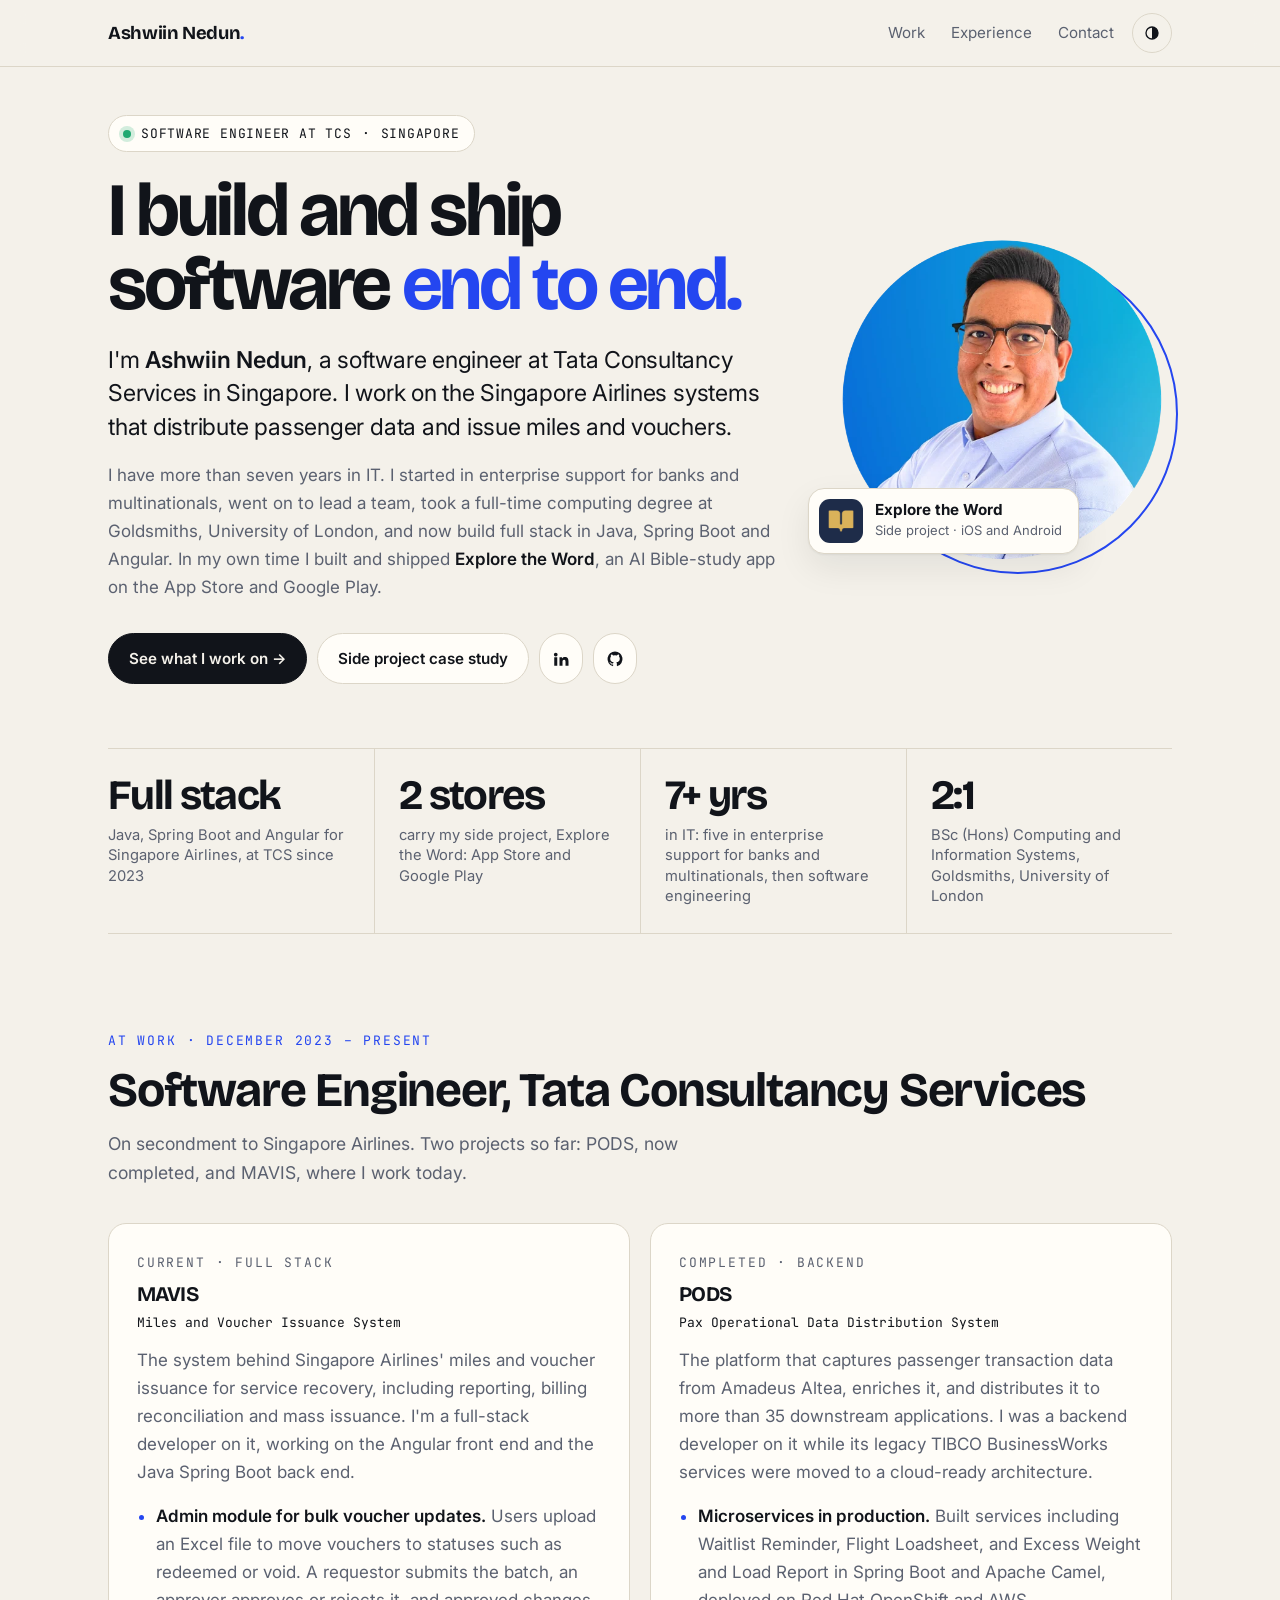
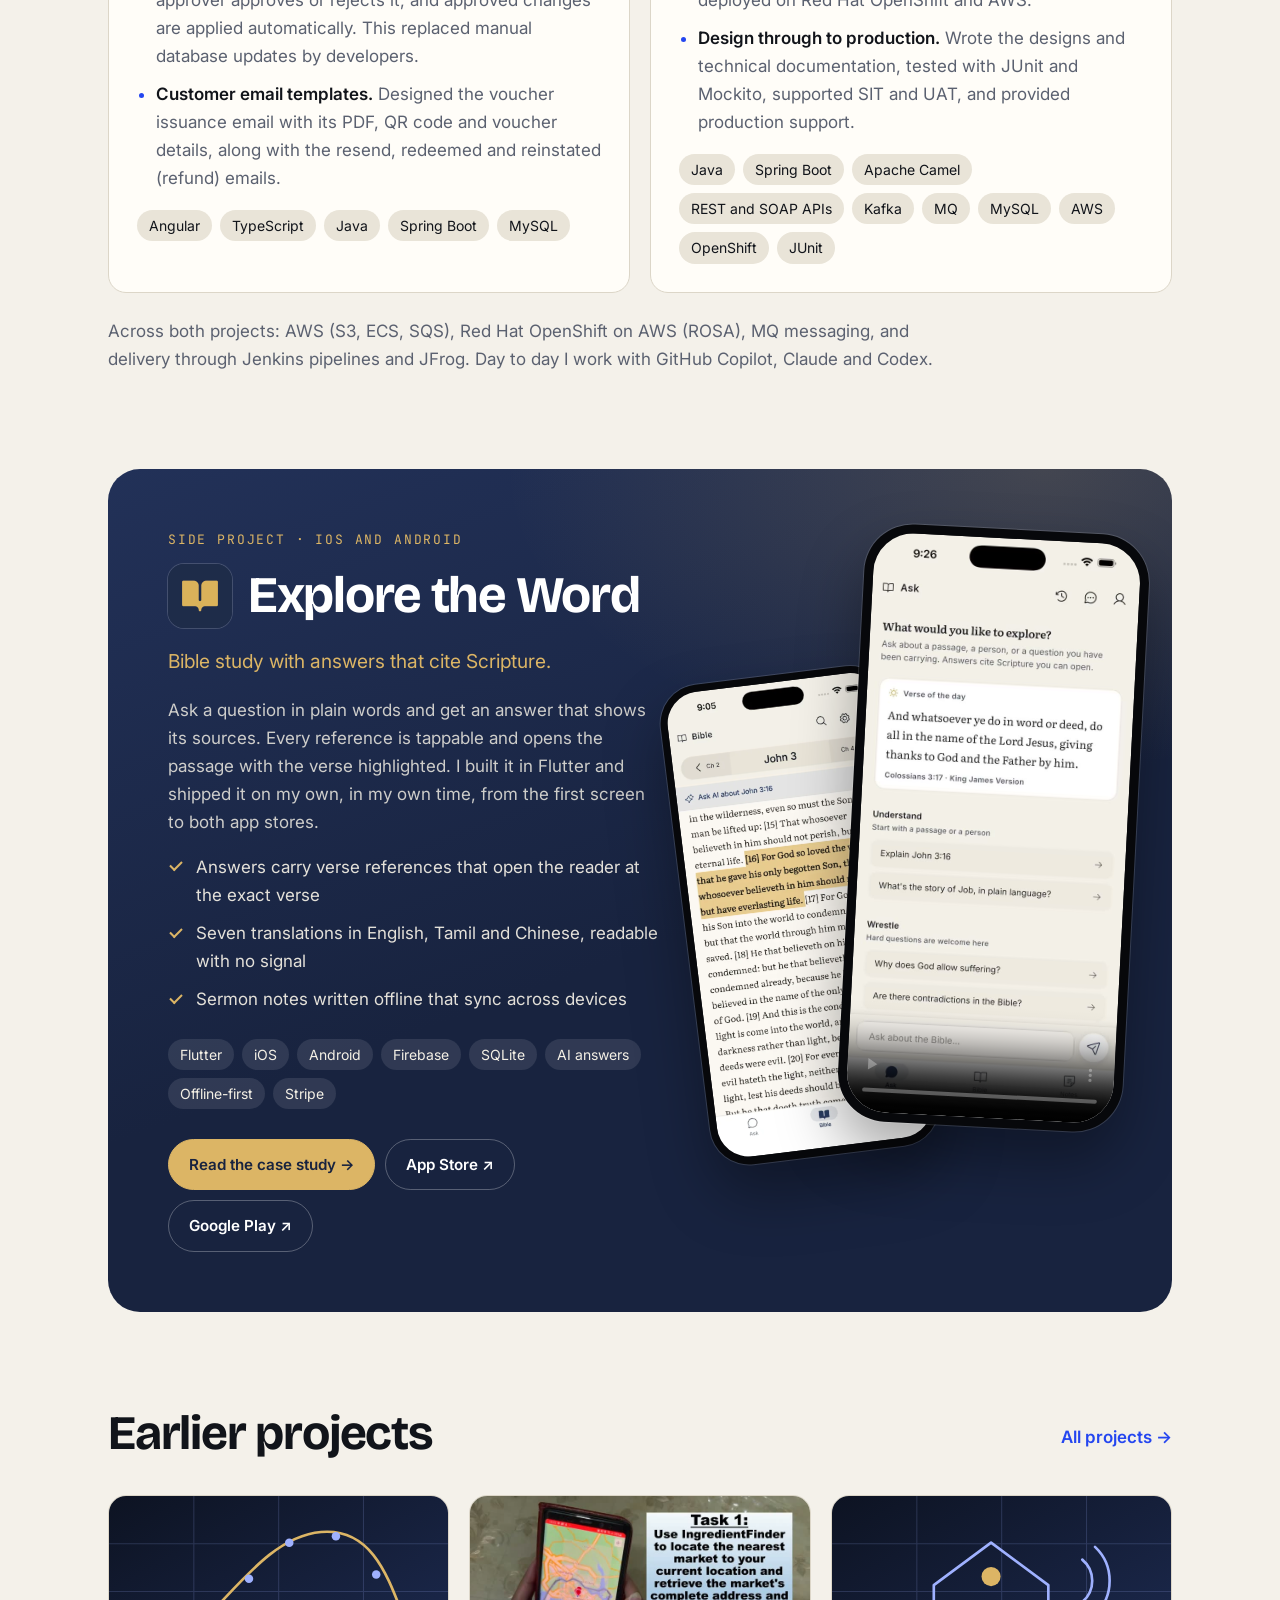
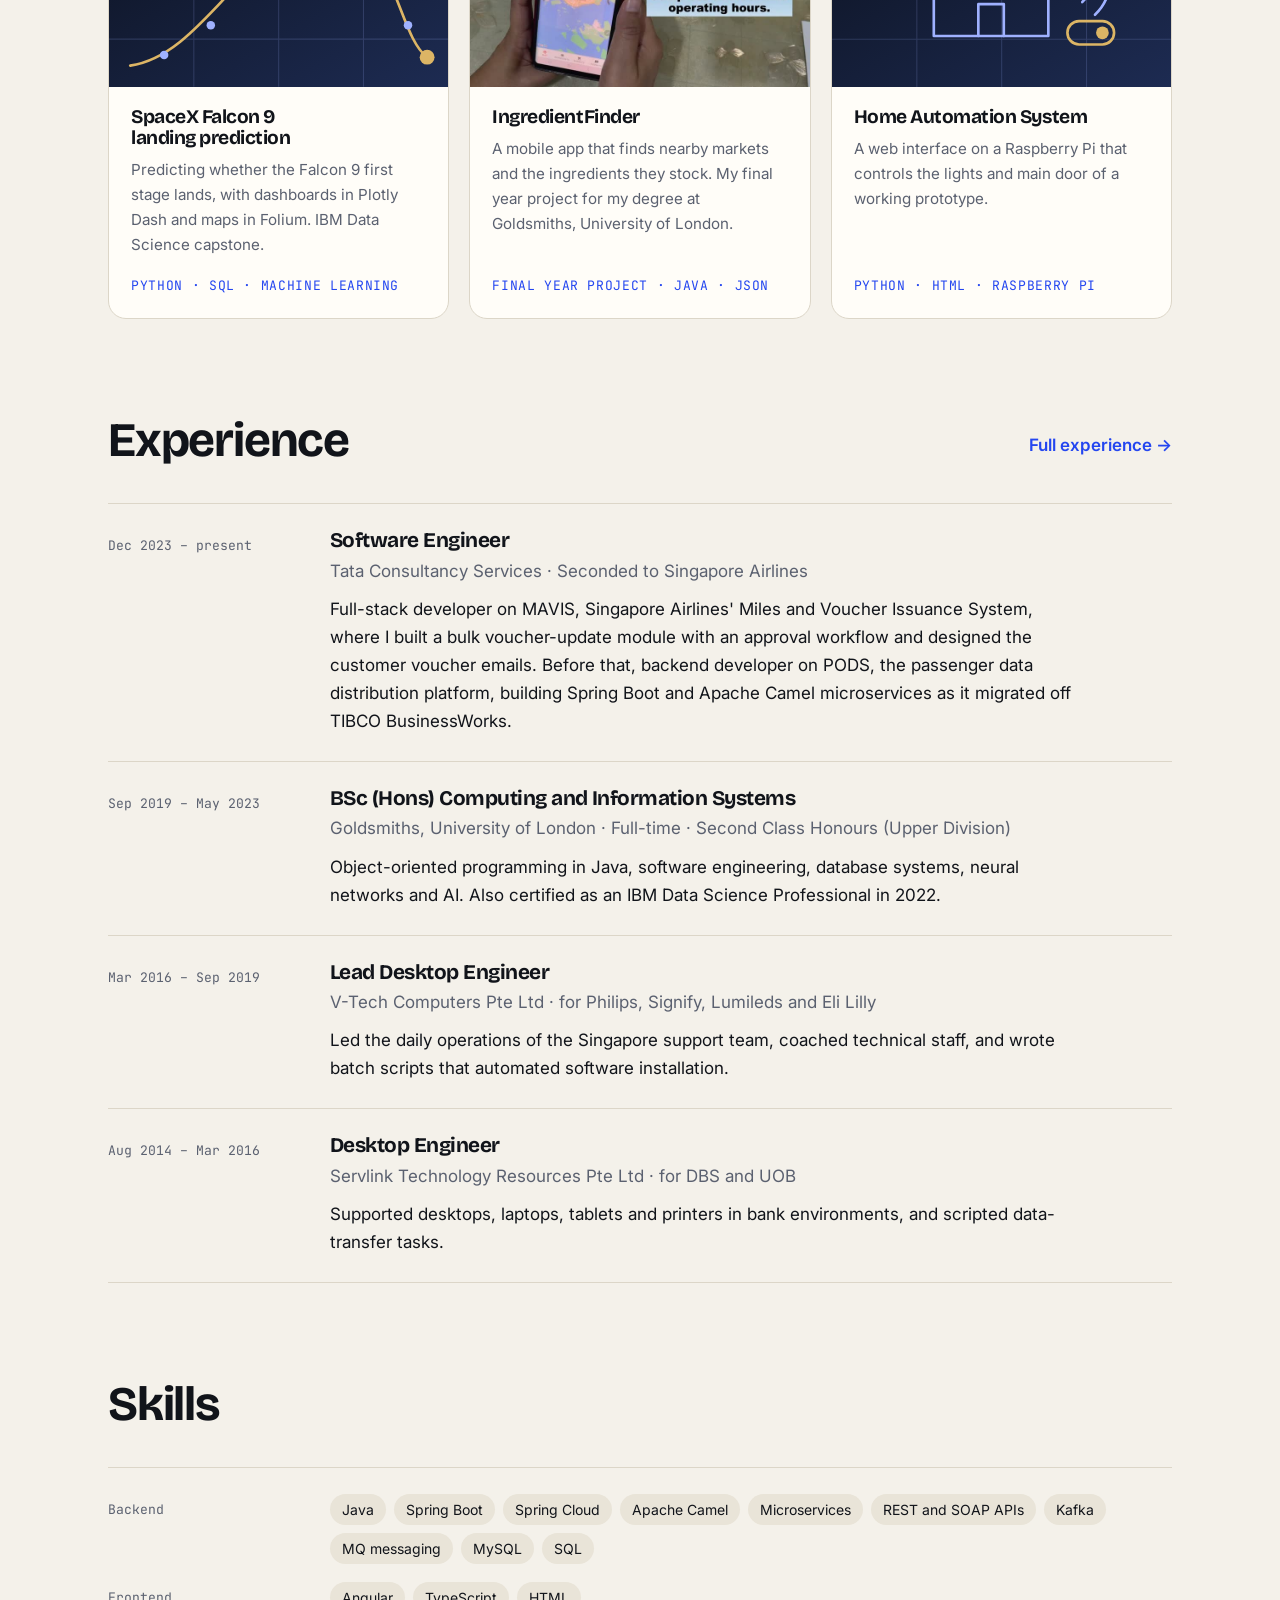
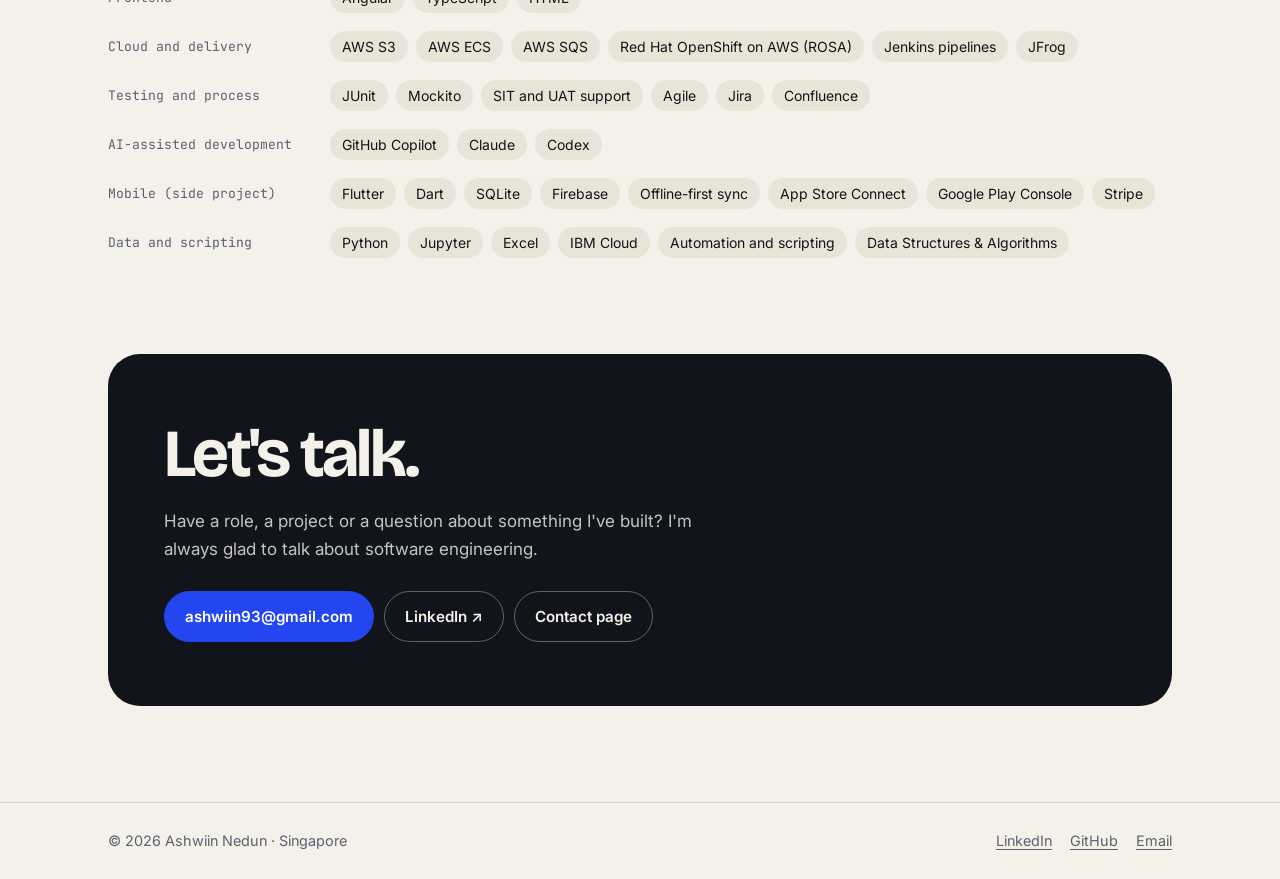
<file: index.html>
<!doctype html>
<html lang="en">
<head>
  <meta charset="utf-8">
  <meta name="viewport" content="width=device-width, initial-scale=1">
  <title>Ashwiin Nedun · Software Engineer in Singapore</title>
  <meta name="description" content="Ashwiin Nedun is a software engineer at Tata Consultancy Services building Java, Spring Boot and Angular systems for Singapore Airlines, and the creator of the Explore the Word app.">
  <link rel="canonical" href="https://www.ashwiinnedun.com/">
  <meta property="og:type" content="website">
  <meta property="og:site_name" content="Ashwiin Nedun">
  <meta property="og:title" content="Ashwiin Nedun · Software Engineer in Singapore">
  <meta property="og:description" content="Ashwiin Nedun is a software engineer at Tata Consultancy Services building Java, Spring Boot and Angular systems for Singapore Airlines, and the creator of the Explore the Word app.">
  <meta property="og:url" content="https://www.ashwiinnedun.com/">
  <meta property="og:image" content="https://www.ashwiinnedun.com/assets/og.jpg">
  <meta property="og:image:width" content="1200">
  <meta property="og:image:height" content="630">
  <meta property="og:image:alt" content="Ashwiin Nedun, software engineer in Singapore: I build and ship software end to end.">
  <meta name="twitter:card" content="summary_large_image">
  <meta name="theme-color" content="#f4f1ea" media="(prefers-color-scheme: light)">
  <meta name="theme-color" content="#0c0e13" media="(prefers-color-scheme: dark)">
  <link rel="icon" href="/assets/favicon.svg" type="image/svg+xml">
  <link rel="apple-touch-icon" href="/assets/apple-touch-icon.png">
  <script>try{var t=localStorage.getItem('theme');if(t)document.documentElement.dataset.theme=t}catch(e){}document.documentElement.classList.add('js')</script>
  <link rel="preconnect" href="https://fonts.googleapis.com">
  <link rel="preconnect" href="https://fonts.gstatic.com" crossorigin>
  <link href="https://fonts.googleapis.com/css2?family=Bricolage+Grotesque:opsz,wght@12..96,600;12..96,700&family=Inter:wght@400;500;600&family=JetBrains+Mono:wght@400;500&display=swap" rel="stylesheet">
  <link rel="stylesheet" href="/assets/style.css">
  <script type="application/ld+json">
  {
    "@context": "https://schema.org",
    "@type": "Person",
    "name": "Ashwiin Nedun",
    "url": "https://www.ashwiinnedun.com/",
    "image": "https://www.ashwiinnedun.com/assets/ashwiin-nedun.png",
    "jobTitle": "Software Engineer",
    "worksFor": { "@type": "Organization", "name": "Tata Consultancy Services" },
    "alumniOf": { "@type": "CollegeOrUniversity", "name": "Goldsmiths, University of London" },
    "address": { "@type": "PostalAddress", "addressCountry": "SG" },
    "knowsAbout": ["Java", "Spring Boot", "Angular", "TypeScript", "Microservices", "AWS", "Flutter"],
    "sameAs": ["https://www.linkedin.com/in/ashwiin-nedun/", "https://github.com/Ashwiin"]
  }
  </script>
</head>
<body>
  <a class="skip" href="#main">Skip to main content</a>
  <header class="site-header">
    <div class="wrap bar">
      <a class="brand" href="/">Ashwiin Nedun<span>.</span></a>
      <nav class="site-nav" aria-label="Primary">
        <a class="nav-home" href="/" aria-current="page">Home</a>
        <a href="/project-page/">Work</a>
        <a href="/experiences/">Experience</a>
        <a href="/contact/">Contact</a>
      </nav>
      <button class="theme" type="button" aria-label="Switch between light and dark theme"><svg viewBox="0 0 24 24" aria-hidden="true"><circle cx="12" cy="12" r="9" fill="none" stroke="currentColor" stroke-width="2"/><path d="M12 3a9 9 0 0 1 0 18z" fill="currentColor"/></svg></button>
    </div>
  </header>

  <main id="main">
    <section class="wrap hero">
      <div class="hero-copy">
        <p class="status"><span class="dot"></span><span class="role">Software Engineer at TCS</span><span class="sep" aria-hidden="true">·</span><span class="place">Singapore</span></p>
        <h1>I build and ship software <em>end to end.</em></h1>
        <p class="intro">I'm <strong>Ashwiin Nedun</strong>, a software engineer at Tata Consultancy Services in Singapore. I work on the Singapore Airlines systems that distribute passenger data and issue miles and vouchers.</p>
        <p class="intro-sub">I have more than seven years in IT. I started in enterprise support for banks and multinationals, went on to lead a team, took a full-time computing degree at Goldsmiths, University of London, and now build full stack in Java, Spring Boot and Angular. In my own time I built and shipped <strong>Explore the Word</strong>, an AI Bible-study app on the App Store and Google Play.</p>
        <div class="btn-row">
          <a class="btn primary" href="#work">See what I work on →</a>
          <a class="btn" href="/explore-the-word/">Side project case study</a>
          <a class="btn icon" href="https://www.linkedin.com/in/ashwiin-nedun/" rel="me noopener" aria-label="LinkedIn"><svg viewBox="0 0 24 24" fill="currentColor" aria-hidden="true"><path d="M4.98 3.5a2.5 2.5 0 1 1 0 5 2.5 2.5 0 0 1 0-5zM3 9.75h4v11.25H3V9.75zm6.5 0h3.8v1.6h.06c.53-1 1.83-1.9 3.76-1.9 4.02 0 4.88 2.5 4.88 5.9V21h-4v-5c0-1.3-.03-2.9-1.85-2.9-1.85 0-2.15 1.4-2.15 2.8V21h-4V9.75z"/></svg></a>
          <a class="btn icon" href="https://github.com/Ashwiin" rel="me noopener" aria-label="GitHub"><svg viewBox="0 0 24 24" fill="currentColor" aria-hidden="true"><path d="M12 2a10 10 0 0 0-3.16 19.49c.5.09.68-.22.68-.48v-1.7c-2.78.6-3.37-1.34-3.37-1.34-.46-1.16-1.11-1.47-1.11-1.47-.91-.62.07-.6.07-.6 1 .07 1.53 1.03 1.53 1.03.9 1.52 2.34 1.08 2.91.83.09-.65.35-1.09.63-1.34-2.22-.25-4.56-1.11-4.56-4.94 0-1.09.39-1.98 1.03-2.68-.1-.25-.45-1.27.1-2.64 0 0 .84-.27 2.75 1.02a9.5 9.5 0 0 1 5 0c1.91-1.29 2.75-1.02 2.75-1.02.55 1.37.2 2.39.1 2.64.64.7 1.03 1.59 1.03 2.68 0 3.84-2.34 4.68-4.57 4.93.36.31.68.92.68 1.85v2.75c0 .27.18.58.69.48A10 10 0 0 0 12 2z"/></svg></a>
        </div>
      </div>
      <div class="hero-art">
        <div class="ring"><img class="portrait" src="/assets/ashwiin-nedun.webp" width="520" height="520" fetchpriority="high" alt="Portrait of Ashwiin Nedun"></div>
        <a class="float-card" href="/explore-the-word/">
          <img src="/assets/etw/icon.jpg" width="256" height="256" alt="">
          <span><b>Explore the Word</b><small>Side project · iOS and Android</small></span>
        </a>
      </div>
    </section>

    <div class="wrap">
      <ul class="facts reveal">
        <li><b>Full stack</b><span>Java, Spring Boot and Angular for Singapore Airlines, at TCS since 2023</span></li>
        <li><b>2 stores</b><span>carry my side project, Explore the Word: App Store and Google Play</span></li>
        <li><b>7+ yrs</b><span>in IT: five in enterprise support for banks and multinationals, then software engineering</span></li>
        <li><b>2:1</b><span>BSc (Hons) Computing and Information Systems, Goldsmiths, University of London</span></li>
      </ul>
    </div>

    <section class="wrap section" id="work">
      <div class="section-head">
        <div>
          <p class="eyebrow">At work · December 2023 – present</p>
          <h2>Software Engineer, Tata Consultancy Services</h2>
          <p class="section-sub">On secondment to Singapore Airlines. Two projects so far: PODS, now completed, and MAVIS, where I work today.</p>
        </div>
      </div>
      <div class="decisions">
        <article class="decision reveal">
          <p class="eyebrow">Current · Full stack</p>
          <h3>MAVIS</h3>
          <p class="expand">Miles and Voucher Issuance System</p>
          <p>The system behind Singapore Airlines' miles and voucher issuance for service recovery, including reporting, billing reconciliation and mass issuance. I'm a full-stack developer on it, working on the Angular front end and the Java Spring Boot back end.</p>
          <ul class="built">
            <li><strong>Admin module for bulk voucher updates.</strong> Users upload an Excel file to move vouchers to statuses such as redeemed or void. A requestor submits the batch, an approver approves or rejects it, and approved changes are applied automatically. This replaced manual database updates by developers.</li>
            <li><strong>Customer email templates.</strong> Designed the voucher issuance email with its PDF, QR code and voucher details, along with the resend, redeemed and reinstated (refund) emails.</li>
          </ul>
          <ul class="chips"><li>Angular</li><li>TypeScript</li><li>Java</li><li>Spring Boot</li><li>MySQL</li></ul>
        </article>
        <article class="decision reveal">
          <p class="eyebrow">Completed · Backend</p>
          <h3>PODS</h3>
          <p class="expand">Pax Operational Data Distribution System</p>
          <p>The platform that captures passenger transaction data from Amadeus Altea, enriches it, and distributes it to more than 35 downstream applications. I was a backend developer on it while its legacy TIBCO BusinessWorks services were moved to a cloud-ready architecture.</p>
          <ul class="built">
            <li><strong>Microservices in production.</strong> Built services including Waitlist Reminder, Flight Loadsheet, and Excess Weight and Load Report in Spring Boot and Apache Camel, deployed on Red Hat OpenShift and AWS.</li>
            <li><strong>Design through to production.</strong> Wrote the designs and technical documentation, tested with JUnit and Mockito, supported SIT and UAT, and provided production support.</li>
          </ul>
          <ul class="chips"><li>Java</li><li>Spring Boot</li><li>Apache Camel</li><li>REST and SOAP APIs</li><li>Kafka</li><li>MQ</li><li>MySQL</li><li>AWS</li><li>OpenShift</li><li>JUnit</li></ul>
        </article>
      </div>
      <p class="work-note reveal">Across both projects: AWS (S3, ECS, SQS), Red Hat OpenShift on AWS (ROSA), MQ messaging, and delivery through Jenkins pipelines and JFrog. Day to day I work with GitHub Copilot, Claude and Codex.</p>
    </section>

    <section class="wrap section" id="featured">
      <div class="feature tall reveal">
        <div class="feature-copy">
          <p class="eyebrow">Side project · iOS and Android</p>
          <div class="app-id">
            <img src="/assets/etw/icon.jpg" width="256" height="256" alt="Explore the Word app icon">
            <h2>Explore the Word</h2>
          </div>
          <p class="tagline">Bible study with answers that cite Scripture.</p>
          <p>Ask a question in plain words and get an answer that shows its sources. Every reference is tappable and opens the passage with the verse highlighted. I built it in Flutter and shipped it on my own, in my own time, from the first screen to both app stores.</p>
          <ul class="ticks">
            <li>Answers carry verse references that open the reader at the exact verse</li>
            <li>Seven translations in English, Tamil and Chinese, readable with no signal</li>
            <li>Sermon notes written offline that sync across devices</li>
          </ul>
          <ul class="chips">
            <li>Flutter</li>
            <li>iOS</li>
            <li>Android</li>
            <li>Firebase</li>
            <li>SQLite</li>
            <li>AI answers</li>
            <li>Offline-first</li>
            <li>Stripe</li>
          </ul>
          <div class="btn-row">
            <a class="btn primary" href="/explore-the-word/">Read the case study →</a>
            <a class="btn" href="https://apps.apple.com/sg/app/explore-the-word/id6757080870" rel="noopener">App Store ↗</a>
            <a class="btn" href="https://play.google.com/store/apps/details?id=com.ashwiin.exploretheword" rel="noopener">Google Play ↗</a>
          </div>
        </div>
        <div class="phones">
          <div class="phone back"><img src="/assets/etw/screen-reader.webp" width="600" height="1304" loading="lazy" alt="The Bible reader open at John 3 with verse 16 highlighted"></div>
          <div class="phone front"><video data-auto muted loop playsinline preload="metadata" poster="/assets/etw/demo-poster.jpg" width="960" height="2086" aria-label="Screen recording: asking a question in Explore the Word and opening a cited verse"><source src="/assets/etw/app-demo.mp4" type="video/mp4"></video></div>
        </div>
      </div>
    </section>

    <section class="wrap section" id="projects">
      <div class="section-head">
        <h2>Earlier projects</h2>
        <a class="more" href="/project-page/">All projects →</a>
      </div>
      <div class="cards">
        <a class="card reveal" href="/project-page/#spacex-falcon-9">
          <div class="thumb plot">
            <svg viewBox="0 0 320 180" preserveAspectRatio="xMidYMid slice" aria-hidden="true">
              <g stroke="currentColor" stroke-opacity=".18"><path d="M0 45h320M0 90h320M0 135h320M80 0v180M160 0v180M240 0v180"/></g>
              <path d="M20 160C90 150 130 40 200 34s70 96 100 118" fill="none" stroke="#dcb565" stroke-width="2.5" stroke-linecap="round"/>
              <g fill="currentColor"><circle cx="52" cy="150" r="4"/><circle cx="96" cy="122" r="4"/><circle cx="132" cy="78" r="4"/><circle cx="170" cy="44" r="4"/><circle cx="214" cy="38" r="4"/><circle cx="252" cy="74" r="4"/><circle cx="282" cy="122" r="4"/></g>
              <circle cx="300" cy="152" r="7" fill="#dcb565"/>
            </svg>
          </div>
          <div class="card-body">
            <h3>SpaceX Falcon 9 landing prediction</h3>
            <p>Predicting whether the Falcon 9 first stage lands, with dashboards in Plotly Dash and maps in Folium. IBM Data Science capstone.</p>
            <span class="tags">Python · SQL · Machine learning</span>
          </div>
        </a>
        <a class="card reveal" href="/project-page/#ingredientfinder">
          <div class="thumb"><img src="/assets/projects/ingredientfinder.jpg" width="800" height="450" loading="lazy" alt="A hand holding a phone running IngredientFinder, showing a map with a market pin"></div>
          <div class="card-body">
            <h3>IngredientFinder</h3>
            <p>A mobile app that finds nearby markets and the ingredients they stock. My final year project for my degree at Goldsmiths, University of London.</p>
            <span class="tags">Final year project · Java · JSON</span>
          </div>
        </a>
        <a class="card reveal" href="/project-page/#home-automation">
          <div class="thumb plot">
            <svg viewBox="0 0 320 180" preserveAspectRatio="xMidYMid slice" aria-hidden="true">
              <g stroke="currentColor" stroke-opacity=".18"><path d="M0 45h320M0 90h320M0 135h320M80 0v180M160 0v180M240 0v180"/></g>
              <g fill="none" stroke="currentColor" stroke-width="2.5" stroke-linejoin="round" stroke-linecap="round">
                <path d="M96 132V84l54-40 54 40v48z"/>
                <path d="M138 132v-30h24v30"/>
                <path d="M236 60a26 26 0 0 1 0 40M248 48a44 44 0 0 1 0 64"/>
              </g>
              <circle cx="150" cy="76" r="9" fill="#dcb565"/>
              <rect x="222" y="118" width="44" height="22" rx="11" fill="none" stroke="#dcb565" stroke-width="2.5"/>
              <circle cx="255" cy="129" r="6" fill="#dcb565"/>
            </svg>
          </div>
          <div class="card-body">
            <h3>Home Automation System</h3>
            <p>A web interface on a Raspberry Pi that controls the lights and main door of a working prototype.</p>
            <span class="tags">Python · HTML · Raspberry Pi</span>
          </div>
        </a>
      </div>
    </section>

    <section class="wrap section" id="experience">
      <div class="section-head">
        <h2>Experience</h2>
        <a class="more" href="/experiences/">Full experience →</a>
      </div>
      <div class="timeline brief">
        <article class="row reveal">
          <p class="when">Dec 2023 – present</p>
          <div>
            <h3>Software Engineer</h3>
            <p class="org">Tata Consultancy Services · Seconded to Singapore Airlines</p>
            <p class="sum">Full-stack developer on MAVIS, Singapore Airlines' Miles and Voucher Issuance System, where I built a bulk voucher-update module with an approval workflow and designed the customer voucher emails. Before that, backend developer on PODS, the passenger data distribution platform, building Spring Boot and Apache Camel microservices as it migrated off TIBCO BusinessWorks.</p>
          </div>
        </article>
        <article class="row reveal">
          <p class="when">Sep 2019 – May 2023</p>
          <div>
            <h3>BSc (Hons) Computing and Information Systems</h3>
            <p class="org">Goldsmiths, University of London · Full-time · Second Class Honours (Upper Division)</p>
            <p class="sum">Object-oriented programming in Java, software engineering, database systems, neural networks and AI. Also certified as an IBM Data Science Professional in 2022.</p>
          </div>
        </article>
        <article class="row reveal">
          <p class="when">Mar 2016 – Sep 2019</p>
          <div>
            <h3>Lead Desktop Engineer</h3>
            <p class="org">V-Tech Computers Pte Ltd · for Philips, Signify, Lumileds and Eli Lilly</p>
            <p class="sum">Led the daily operations of the Singapore support team, coached technical staff, and wrote batch scripts that automated software installation.</p>
          </div>
        </article>
        <article class="row reveal">
          <p class="when">Aug 2014 – Mar 2016</p>
          <div>
            <h3>Desktop Engineer</h3>
            <p class="org">Servlink Technology Resources Pte Ltd · for DBS and UOB</p>
            <p class="sum">Supported desktops, laptops, tablets and printers in bank environments, and scripted data-transfer tasks.</p>
          </div>
        </article>
      </div>
    </section>

    <section class="wrap section" id="skills">
      <div class="section-head">
        <h2>Skills</h2>
      </div>
      <dl class="skill-rows reveal">
        <dt>Backend</dt>
        <dd><ul class="chips"><li>Java</li><li>Spring Boot</li><li>Spring Cloud</li><li>Apache Camel</li><li>Microservices</li><li>REST and SOAP APIs</li><li>Kafka</li><li>MQ messaging</li><li>MySQL</li><li>SQL</li></ul></dd>
        <dt>Frontend</dt>
        <dd><ul class="chips"><li>Angular</li><li>TypeScript</li><li>HTML</li></ul></dd>
        <dt>Cloud and delivery</dt>
        <dd><ul class="chips"><li>AWS S3</li><li>AWS ECS</li><li>AWS SQS</li><li>Red Hat OpenShift on AWS (ROSA)</li><li>Jenkins pipelines</li><li>JFrog</li></ul></dd>
        <dt>Testing and process</dt>
        <dd><ul class="chips"><li>JUnit</li><li>Mockito</li><li>SIT and UAT support</li><li>Agile</li><li>Jira</li><li>Confluence</li></ul></dd>
        <dt>AI-assisted development</dt>
        <dd><ul class="chips"><li>GitHub Copilot</li><li>Claude</li><li>Codex</li></ul></dd>
        <dt>Mobile (side project)</dt>
        <dd><ul class="chips"><li>Flutter</li><li>Dart</li><li>SQLite</li><li>Firebase</li><li>Offline-first sync</li><li>App Store Connect</li><li>Google Play Console</li><li>Stripe</li></ul></dd>
        <dt>Data and scripting</dt>
        <dd><ul class="chips"><li>Python</li><li>Jupyter</li><li>Excel</li><li>IBM Cloud</li><li>Automation and scripting</li><li>Data Structures &amp; Algorithms</li></ul></dd>
      </dl>
    </section>

    <div class="wrap">
      <section class="cta reveal">
        <h2>Let's talk.</h2>
        <p>Have a role, a project or a question about something I've built? I'm always glad to talk about software engineering.</p>
        <div class="btn-row">
          <a class="btn primary" href="mailto:ashwiin93@gmail.com">ashwiin93@gmail.com</a>
          <a class="btn" href="https://www.linkedin.com/in/ashwiin-nedun/" rel="me noopener">LinkedIn ↗</a>
          <a class="btn" href="/contact/">Contact page</a>
        </div>
      </section>
    </div>
  </main>

  <footer class="site-footer">
    <div class="wrap">
      <span>© 2026 Ashwiin Nedun · Singapore</span>
      <nav aria-label="Elsewhere">
        <a href="https://www.linkedin.com/in/ashwiin-nedun/" rel="me noopener">LinkedIn</a>
        <a href="https://github.com/Ashwiin" rel="me noopener">GitHub</a>
        <a href="mailto:ashwiin93@gmail.com">Email</a>
      </nav>
    </div>
  </footer>
  <script src="/assets/site.js" defer></script>
</body>
</html>
</file>
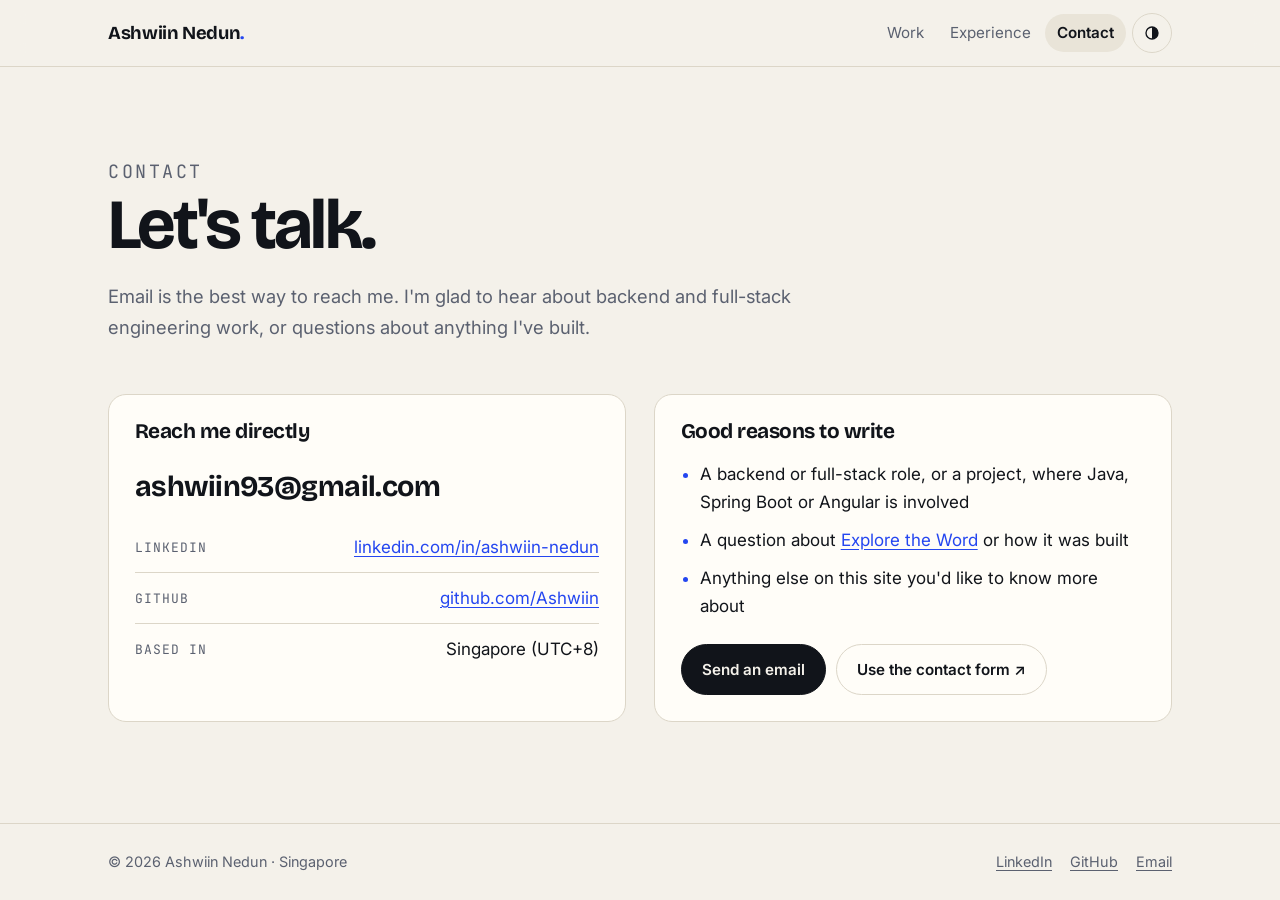
<file: contact/index.html>
<!doctype html>
<html lang="en">
<head>
  <meta charset="utf-8">
  <meta name="viewport" content="width=device-width, initial-scale=1">
  <title>Contact · Ashwiin Nedun</title>
  <meta name="description" content="Get in touch with Ashwiin Nedun by email, LinkedIn or the contact form.">
  <link rel="canonical" href="https://www.ashwiinnedun.com/contact/">
  <meta property="og:type" content="website">
  <meta property="og:site_name" content="Ashwiin Nedun">
  <meta property="og:title" content="Contact · Ashwiin Nedun">
  <meta property="og:description" content="Get in touch with Ashwiin Nedun by email, LinkedIn or the contact form.">
  <meta property="og:url" content="https://www.ashwiinnedun.com/contact/">
  <meta property="og:image" content="https://www.ashwiinnedun.com/assets/og.jpg">
  <meta property="og:image:width" content="1200">
  <meta property="og:image:height" content="630">
  <meta property="og:image:alt" content="Ashwiin Nedun, software engineer in Singapore: I build and ship software end to end.">
  <meta name="twitter:card" content="summary_large_image">
  <meta name="theme-color" content="#f4f1ea" media="(prefers-color-scheme: light)">
  <meta name="theme-color" content="#0c0e13" media="(prefers-color-scheme: dark)">
  <link rel="icon" href="/assets/favicon.svg" type="image/svg+xml">
  <link rel="apple-touch-icon" href="/assets/apple-touch-icon.png">
  <script>try{var t=localStorage.getItem('theme');if(t)document.documentElement.dataset.theme=t}catch(e){}document.documentElement.classList.add('js')</script>
  <link rel="preconnect" href="https://fonts.googleapis.com">
  <link rel="preconnect" href="https://fonts.gstatic.com" crossorigin>
  <link href="https://fonts.googleapis.com/css2?family=Bricolage+Grotesque:opsz,wght@12..96,600;12..96,700&family=Inter:wght@400;500;600&family=JetBrains+Mono:wght@400;500&display=swap" rel="stylesheet">
  <link rel="stylesheet" href="/assets/style.css">
</head>
<body>
  <a class="skip" href="#main">Skip to main content</a>
  <header class="site-header">
    <div class="wrap bar">
      <a class="brand" href="/">Ashwiin Nedun<span>.</span></a>
      <nav class="site-nav" aria-label="Primary">
        <a class="nav-home" href="/">Home</a>
        <a href="/project-page/">Work</a>
        <a href="/experiences/">Experience</a>
        <a href="/contact/" aria-current="page">Contact</a>
      </nav>
      <button class="theme" type="button" aria-label="Switch between light and dark theme"><svg viewBox="0 0 24 24" aria-hidden="true"><circle cx="12" cy="12" r="9" fill="none" stroke="currentColor" stroke-width="2"/><path d="M12 3a9 9 0 0 1 0 18z" fill="currentColor"/></svg></button>
    </div>
  </header>

  <main id="main">
    <div class="wrap">
      <div class="page-head">
        <p class="eyebrow">Contact</p>
        <h1>Let's talk.</h1>
        <p>Email is the best way to reach me. I'm glad to hear about backend and full-stack engineering work, or questions about anything I've built.</p>
      </div>

      <div class="contact-grid">
        <section class="panel">
          <h2>Reach me directly</h2>
          <a class="big-link" href="mailto:ashwiin93@gmail.com">ashwiin93@gmail.com</a>
          <dl class="details">
            <div><dt>LinkedIn</dt><dd><a href="https://www.linkedin.com/in/ashwiin-nedun/" rel="me noopener">linkedin.com/in/ashwiin-nedun</a></dd></div>
            <div><dt>GitHub</dt><dd><a href="https://github.com/Ashwiin" rel="me noopener">github.com/Ashwiin</a></dd></div>
            <div><dt>Based in</dt><dd>Singapore (UTC+8)</dd></div>
          </dl>
        </section>

        <section class="panel">
          <h2>Good reasons to write</h2>
          <ul class="reasons">
            <li>A backend or full-stack role, or a project, where Java, Spring Boot or Angular is involved</li>
            <li>A question about <a href="/explore-the-word/">Explore the Word</a> or how it was built</li>
            <li>Anything else on this site you'd like to know more about</li>
          </ul>
          <div class="btn-row">
            <a class="btn primary" href="mailto:ashwiin93@gmail.com">Send an email</a>
            <a class="btn" href="https://docs.google.com/forms/d/e/1FAIpQLScLEZBgy9WRTC2Hm-mGeFjLuAagdayRghKotAefkcJIUYonZQ/viewform" rel="noopener">Use the contact form ↗</a>
          </div>
        </section>
      </div>
    </div>
  </main>

  <footer class="site-footer">
    <div class="wrap">
      <span>© 2026 Ashwiin Nedun · Singapore</span>
      <nav aria-label="Elsewhere">
        <a href="https://www.linkedin.com/in/ashwiin-nedun/" rel="me noopener">LinkedIn</a>
        <a href="https://github.com/Ashwiin" rel="me noopener">GitHub</a>
        <a href="mailto:ashwiin93@gmail.com">Email</a>
      </nav>
    </div>
  </footer>
  <script src="/assets/site.js" defer></script>
</body>
</html>
</file>
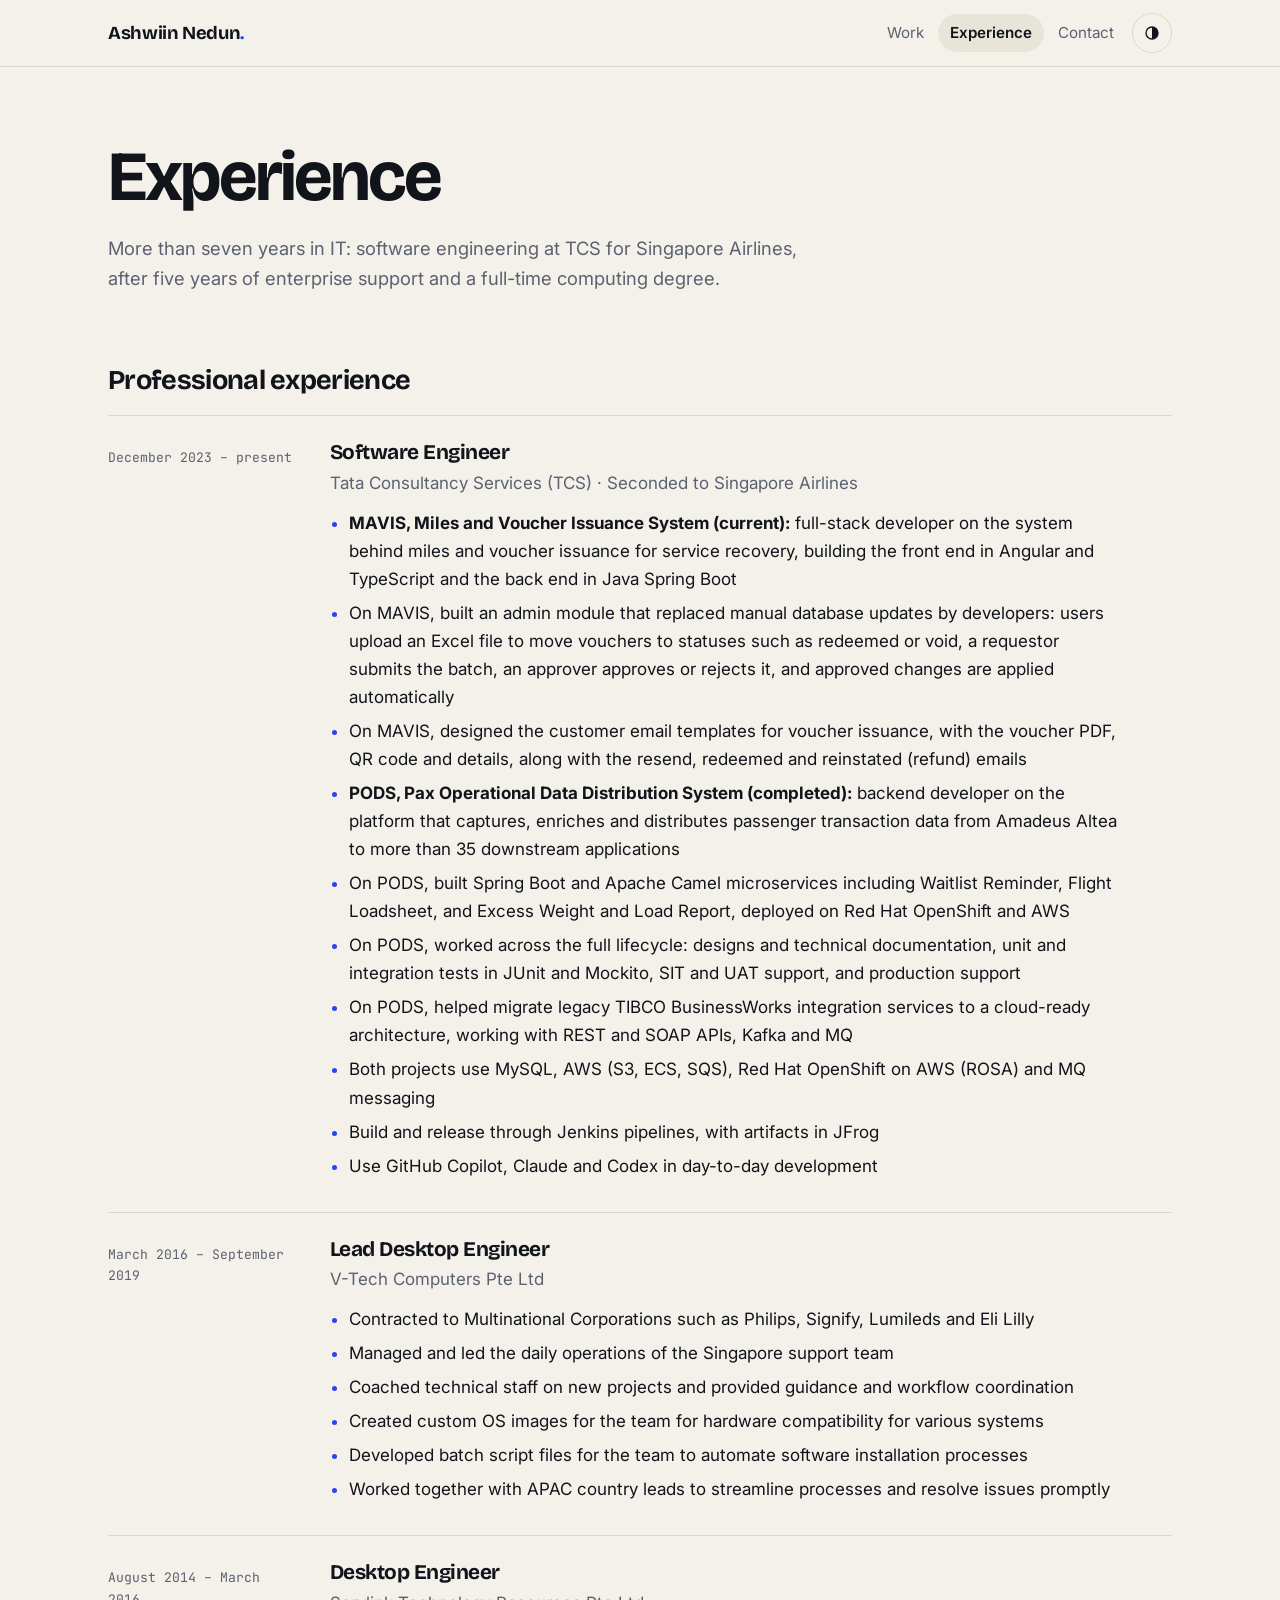
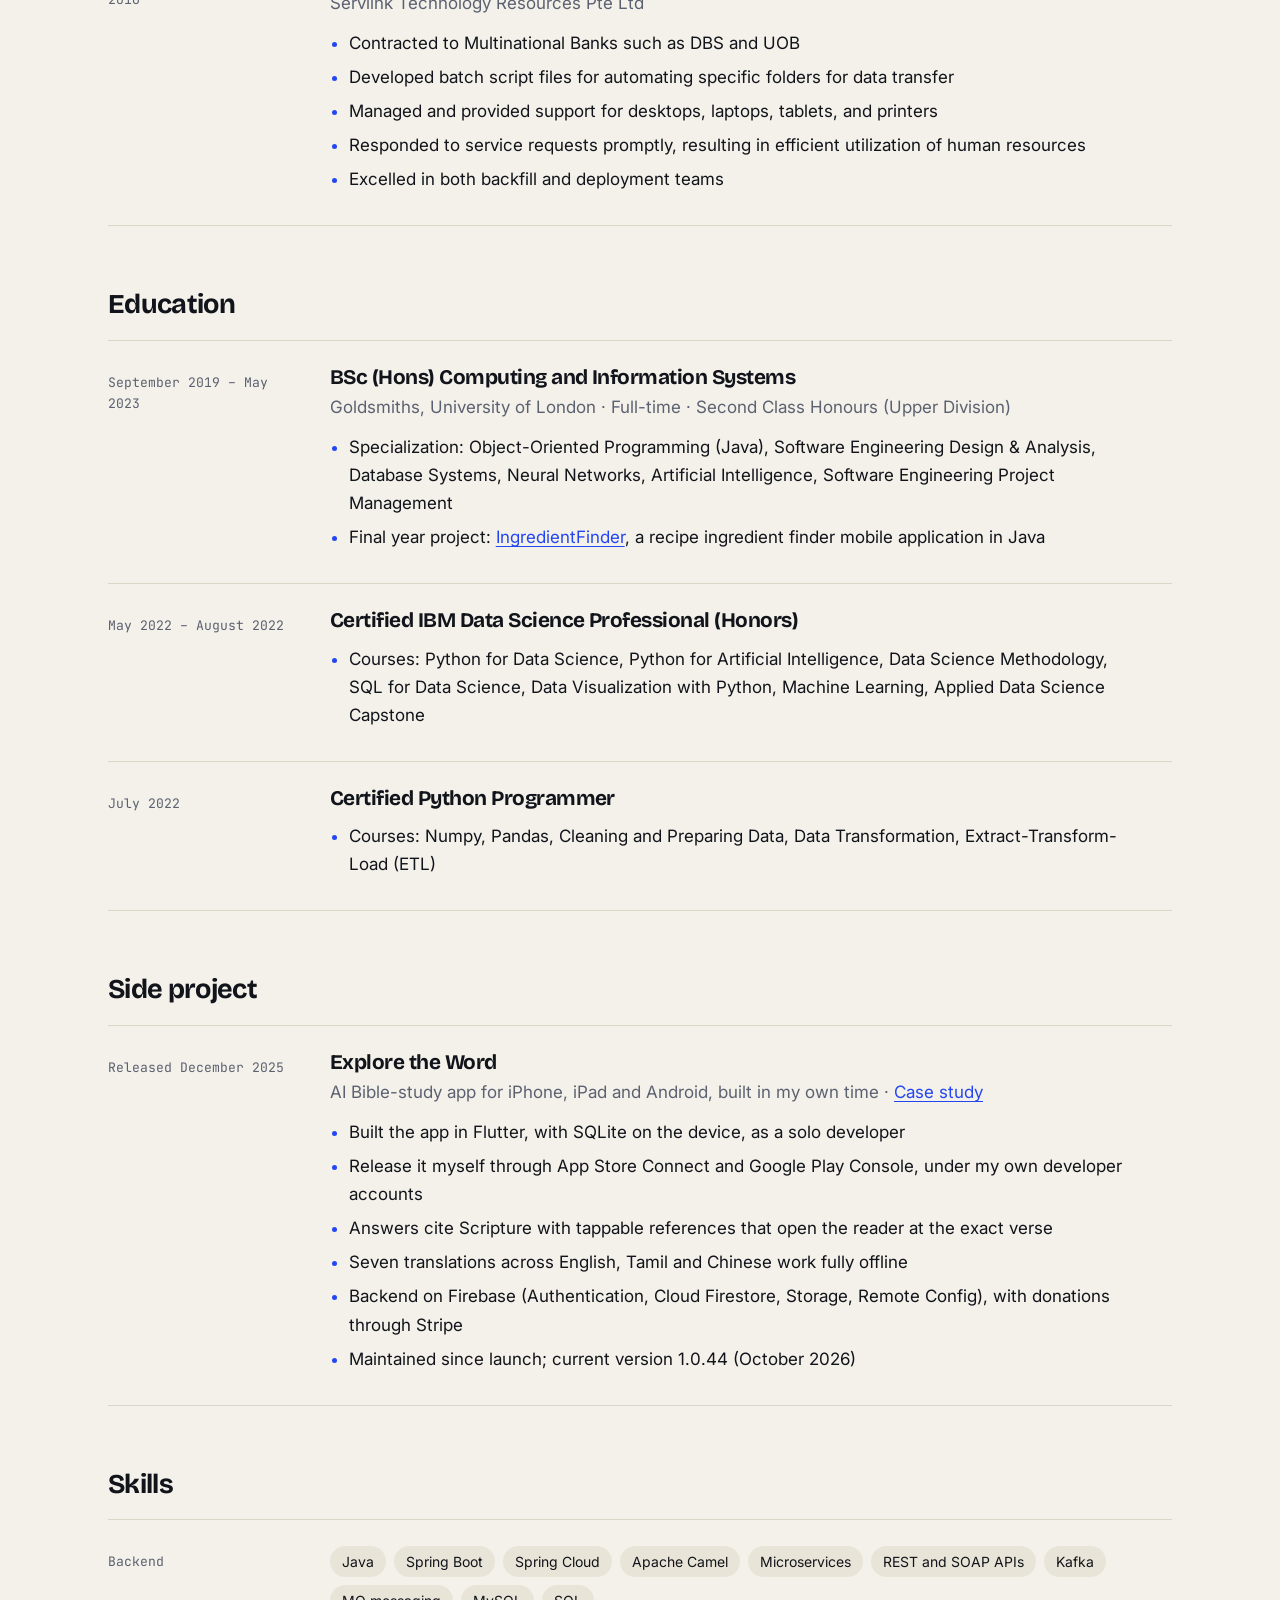
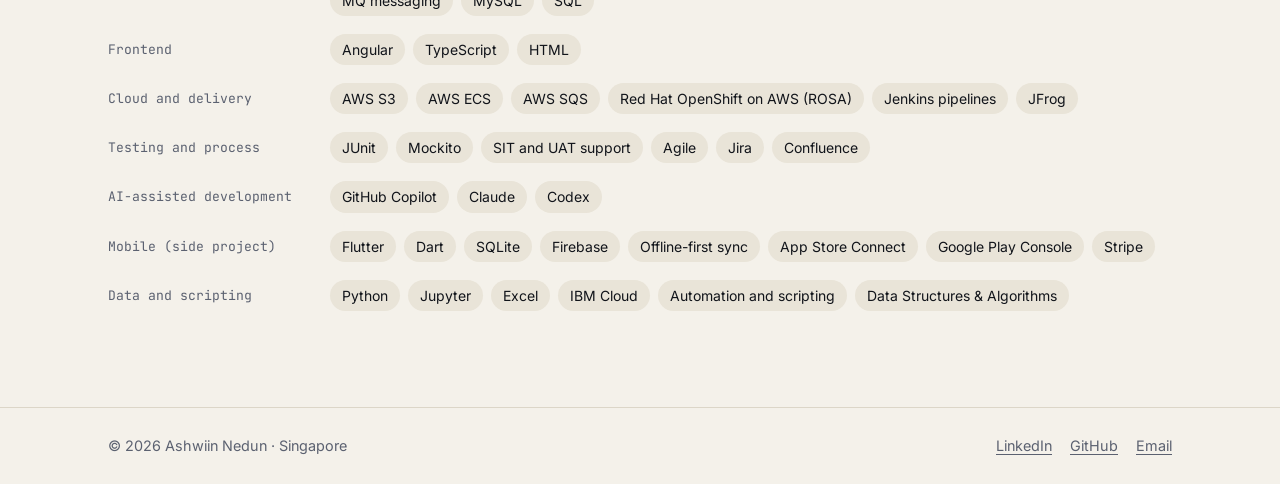
<file: experiences/index.html>
<!doctype html>
<html lang="en">
<head>
  <meta charset="utf-8">
  <meta name="viewport" content="width=device-width, initial-scale=1">
  <title>Experience · Ashwiin Nedun</title>
  <meta name="description" content="Experience of Ashwiin Nedun: more than seven years in IT, now a Software Engineer at Tata Consultancy Services for Singapore Airlines, with a computing degree from Goldsmiths.">
  <link rel="canonical" href="https://www.ashwiinnedun.com/experiences/">
  <meta property="og:type" content="website">
  <meta property="og:site_name" content="Ashwiin Nedun">
  <meta property="og:title" content="Experience · Ashwiin Nedun">
  <meta property="og:description" content="Experience of Ashwiin Nedun: more than seven years in IT, now a Software Engineer at Tata Consultancy Services for Singapore Airlines, with a computing degree from Goldsmiths.">
  <meta property="og:url" content="https://www.ashwiinnedun.com/experiences/">
  <meta property="og:image" content="https://www.ashwiinnedun.com/assets/og.jpg">
  <meta property="og:image:width" content="1200">
  <meta property="og:image:height" content="630">
  <meta property="og:image:alt" content="Ashwiin Nedun, software engineer in Singapore: I build and ship software end to end.">
  <meta name="twitter:card" content="summary_large_image">
  <meta name="theme-color" content="#f4f1ea" media="(prefers-color-scheme: light)">
  <meta name="theme-color" content="#0c0e13" media="(prefers-color-scheme: dark)">
  <link rel="icon" href="/assets/favicon.svg" type="image/svg+xml">
  <link rel="apple-touch-icon" href="/assets/apple-touch-icon.png">
  <script>try{var t=localStorage.getItem('theme');if(t)document.documentElement.dataset.theme=t}catch(e){}document.documentElement.classList.add('js')</script>
  <link rel="preconnect" href="https://fonts.googleapis.com">
  <link rel="preconnect" href="https://fonts.gstatic.com" crossorigin>
  <link href="https://fonts.googleapis.com/css2?family=Bricolage+Grotesque:opsz,wght@12..96,600;12..96,700&family=Inter:wght@400;500;600&family=JetBrains+Mono:wght@400;500&display=swap" rel="stylesheet">
  <link rel="stylesheet" href="/assets/style.css">
</head>
<body>
  <a class="skip" href="#main">Skip to main content</a>
  <header class="site-header">
    <div class="wrap bar">
      <a class="brand" href="/">Ashwiin Nedun<span>.</span></a>
      <nav class="site-nav" aria-label="Primary">
        <a class="nav-home" href="/">Home</a>
        <a href="/project-page/">Work</a>
        <a href="/experiences/" aria-current="page">Experience</a>
        <a href="/contact/">Contact</a>
      </nav>
      <button class="theme" type="button" aria-label="Switch between light and dark theme"><svg viewBox="0 0 24 24" aria-hidden="true"><circle cx="12" cy="12" r="9" fill="none" stroke="currentColor" stroke-width="2"/><path d="M12 3a9 9 0 0 1 0 18z" fill="currentColor"/></svg></button>
    </div>
  </header>

  <main id="main">
    <div class="wrap">
      <div class="page-head">
        <h1>Experience</h1>
        <p>More than seven years in IT: software engineering at TCS for Singapore Airlines, after five years of enterprise support and a full-time computing degree.</p>
      </div>

      <section class="sub">
        <h2>Professional experience</h2>
        <div class="timeline">
          <article class="row reveal">
            <p class="when">December 2023 – present</p>
            <div>
              <h3>Software Engineer</h3>
              <p class="org">Tata Consultancy Services (TCS) · Seconded to Singapore Airlines</p>
              <ul>
                <li><strong>MAVIS, Miles and Voucher Issuance System (current):</strong> full-stack developer on the system behind miles and voucher issuance for service recovery, building the front end in Angular and TypeScript and the back end in Java Spring Boot</li>
                <li>On MAVIS, built an admin module that replaced manual database updates by developers: users upload an Excel file to move vouchers to statuses such as redeemed or void, a requestor submits the batch, an approver approves or rejects it, and approved changes are applied automatically</li>
                <li>On MAVIS, designed the customer email templates for voucher issuance, with the voucher PDF, QR code and details, along with the resend, redeemed and reinstated (refund) emails</li>
                <li><strong>PODS, Pax Operational Data Distribution System (completed):</strong> backend developer on the platform that captures, enriches and distributes passenger transaction data from Amadeus Altea to more than 35 downstream applications</li>
                <li>On PODS, built Spring Boot and Apache Camel microservices including Waitlist Reminder, Flight Loadsheet, and Excess Weight and Load Report, deployed on Red Hat OpenShift and AWS</li>
                <li>On PODS, worked across the full lifecycle: designs and technical documentation, unit and integration tests in JUnit and Mockito, SIT and UAT support, and production support</li>
                <li>On PODS, helped migrate legacy TIBCO BusinessWorks integration services to a cloud-ready architecture, working with REST and SOAP APIs, Kafka and MQ</li>
                <li>Both projects use MySQL, AWS (S3, ECS, SQS), Red Hat OpenShift on AWS (ROSA) and MQ messaging</li>
                <li>Build and release through Jenkins pipelines, with artifacts in JFrog</li>
                <li>Use GitHub Copilot, Claude and Codex in day-to-day development</li>
              </ul>
            </div>
          </article>
          <article class="row reveal">
            <p class="when">March 2016 – September 2019</p>
            <div>
              <h3>Lead Desktop Engineer</h3>
              <p class="org">V-Tech Computers Pte Ltd</p>
              <ul>
                <li>Contracted to Multinational Corporations such as Philips, Signify, Lumileds and Eli Lilly</li>
                <li>Managed and led the daily operations of the Singapore support team</li>
                <li>Coached technical staff on new projects and provided guidance and workflow coordination</li>
                <li>Created custom OS images for the team for hardware compatibility for various systems</li>
                <li>Developed batch script files for the team to automate software installation processes</li>
                <li>Worked together with APAC country leads to streamline processes and resolve issues promptly</li>
              </ul>
            </div>
          </article>
          <article class="row reveal">
            <p class="when">August 2014 – March 2016</p>
            <div>
              <h3>Desktop Engineer</h3>
              <p class="org">Servlink Technology Resources Pte Ltd</p>
              <ul>
                <li>Contracted to Multinational Banks such as DBS and UOB</li>
                <li>Developed batch script files for automating specific folders for data transfer</li>
                <li>Managed and provided support for desktops, laptops, tablets, and printers</li>
                <li>Responded to service requests promptly, resulting in efficient utilization of human resources</li>
                <li>Excelled in both backfill and deployment teams</li>
              </ul>
            </div>
          </article>
        </div>
      </section>

      <section class="sub">
        <h2>Education</h2>
        <div class="timeline">
          <article class="row reveal">
            <p class="when">September 2019 – May 2023</p>
            <div>
              <h3>BSc (Hons) Computing and Information Systems</h3>
              <p class="org">Goldsmiths, University of London · Full-time · Second Class Honours (Upper Division)</p>
              <ul>
                <li>Specialization: Object-Oriented Programming (Java), Software Engineering Design &amp; Analysis, Database Systems, Neural Networks, Artificial Intelligence, Software Engineering Project Management</li>
                <li>Final year project: <a href="/project-page/#ingredientfinder">IngredientFinder</a>, a recipe ingredient finder mobile application in Java</li>
              </ul>
            </div>
          </article>
          <article class="row reveal">
            <p class="when">May 2022 – August 2022</p>
            <div>
              <h3>Certified IBM Data Science Professional (Honors)</h3>
              <ul>
                <li>Courses: Python for Data Science, Python for Artificial Intelligence, Data Science Methodology, SQL for Data Science, Data Visualization with Python, Machine Learning, Applied Data Science Capstone</li>
              </ul>
            </div>
          </article>
          <article class="row reveal">
            <p class="when">July 2022</p>
            <div>
              <h3>Certified Python Programmer</h3>
              <ul>
                <li>Courses: Numpy, Pandas, Cleaning and Preparing Data, Data Transformation, Extract-Transform-Load (ETL)</li>
              </ul>
            </div>
          </article>
        </div>
      </section>

      <section class="sub">
        <h2>Side project</h2>
        <div class="timeline">
          <article class="row reveal">
            <p class="when">Released December 2025</p>
            <div>
              <h3>Explore the Word</h3>
              <p class="org">AI Bible-study app for iPhone, iPad and Android, built in my own time · <a href="/explore-the-word/">Case study</a></p>
              <ul>
                <li>Built the app in Flutter, with SQLite on the device, as a solo developer</li>
                <li>Release it myself through App Store Connect and Google Play Console, under my own developer accounts</li>
                <li>Answers cite Scripture with tappable references that open the reader at the exact verse</li>
                <li>Seven translations across English, Tamil and Chinese work fully offline</li>
                <li>Backend on Firebase (Authentication, Cloud Firestore, Storage, Remote Config), with donations through Stripe</li>
                <li>Maintained since launch; current version 1.0.44 (October 2026)</li>
              </ul>
            </div>
          </article>
        </div>
      </section>

      <section class="sub last">
        <h2>Skills</h2>
        <dl class="skill-rows reveal">
        <dt>Backend</dt>
        <dd><ul class="chips"><li>Java</li><li>Spring Boot</li><li>Spring Cloud</li><li>Apache Camel</li><li>Microservices</li><li>REST and SOAP APIs</li><li>Kafka</li><li>MQ messaging</li><li>MySQL</li><li>SQL</li></ul></dd>
        <dt>Frontend</dt>
        <dd><ul class="chips"><li>Angular</li><li>TypeScript</li><li>HTML</li></ul></dd>
        <dt>Cloud and delivery</dt>
        <dd><ul class="chips"><li>AWS S3</li><li>AWS ECS</li><li>AWS SQS</li><li>Red Hat OpenShift on AWS (ROSA)</li><li>Jenkins pipelines</li><li>JFrog</li></ul></dd>
        <dt>Testing and process</dt>
        <dd><ul class="chips"><li>JUnit</li><li>Mockito</li><li>SIT and UAT support</li><li>Agile</li><li>Jira</li><li>Confluence</li></ul></dd>
        <dt>AI-assisted development</dt>
        <dd><ul class="chips"><li>GitHub Copilot</li><li>Claude</li><li>Codex</li></ul></dd>
        <dt>Mobile (side project)</dt>
        <dd><ul class="chips"><li>Flutter</li><li>Dart</li><li>SQLite</li><li>Firebase</li><li>Offline-first sync</li><li>App Store Connect</li><li>Google Play Console</li><li>Stripe</li></ul></dd>
        <dt>Data and scripting</dt>
        <dd><ul class="chips"><li>Python</li><li>Jupyter</li><li>Excel</li><li>IBM Cloud</li><li>Automation and scripting</li><li>Data Structures &amp; Algorithms</li></ul></dd>
      </dl>
      </section>
    </div>
  </main>

  <footer class="site-footer">
    <div class="wrap">
      <span>© 2026 Ashwiin Nedun · Singapore</span>
      <nav aria-label="Elsewhere">
        <a href="https://www.linkedin.com/in/ashwiin-nedun/" rel="me noopener">LinkedIn</a>
        <a href="https://github.com/Ashwiin" rel="me noopener">GitHub</a>
        <a href="mailto:ashwiin93@gmail.com">Email</a>
      </nav>
    </div>
  </footer>
  <script src="/assets/site.js" defer></script>
</body>
</html>
</file>
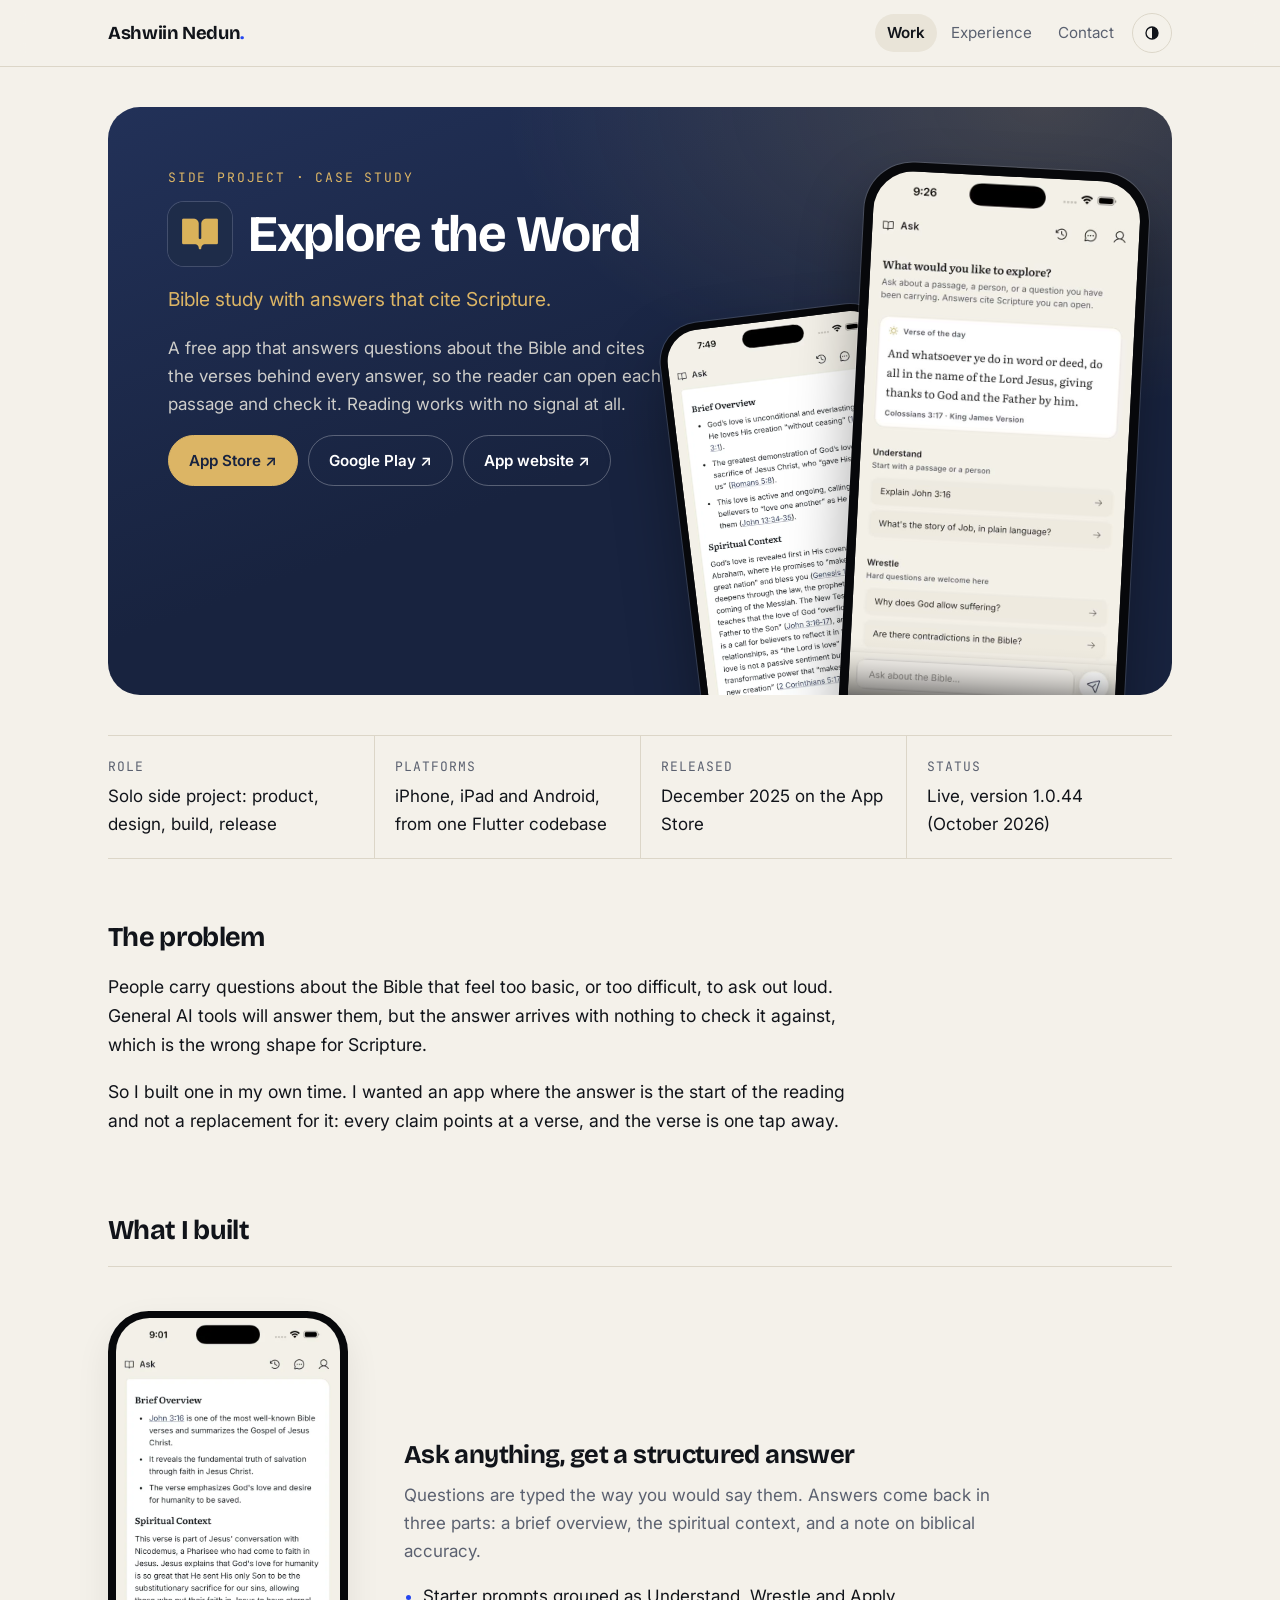
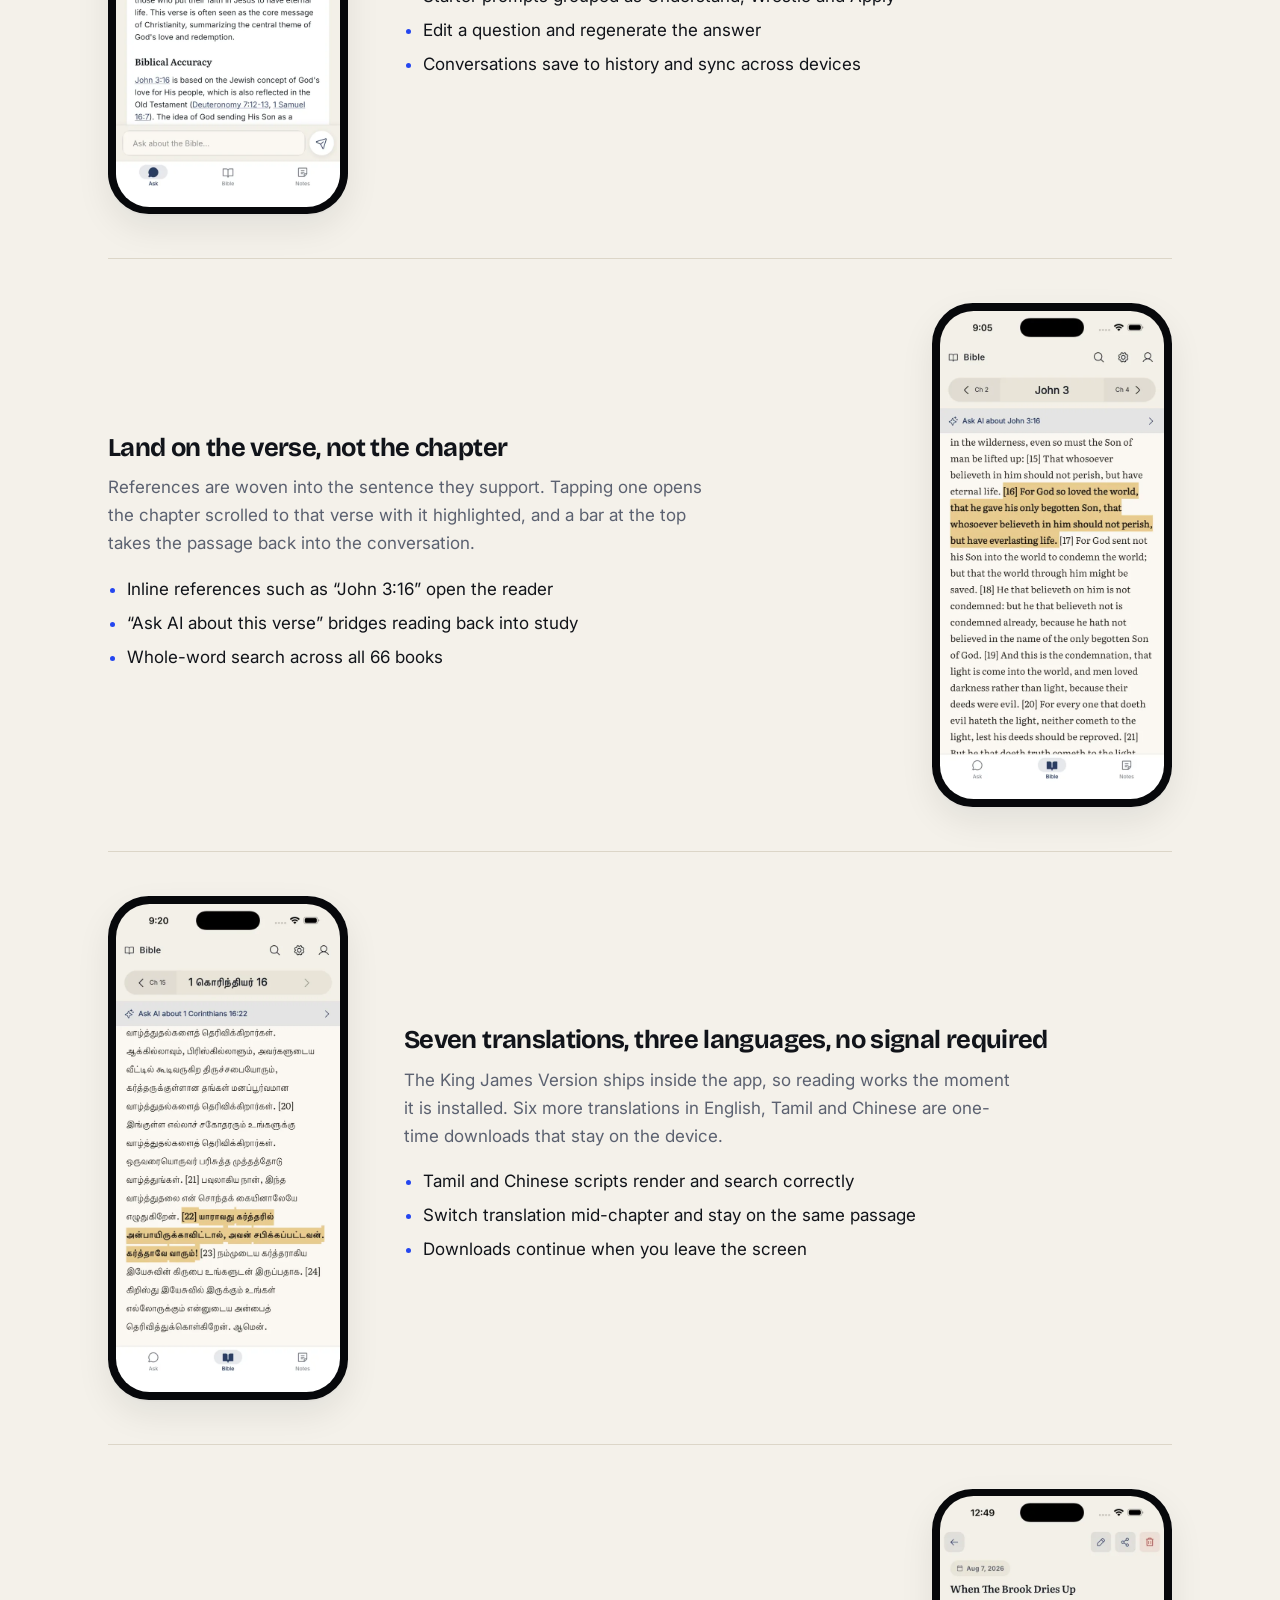
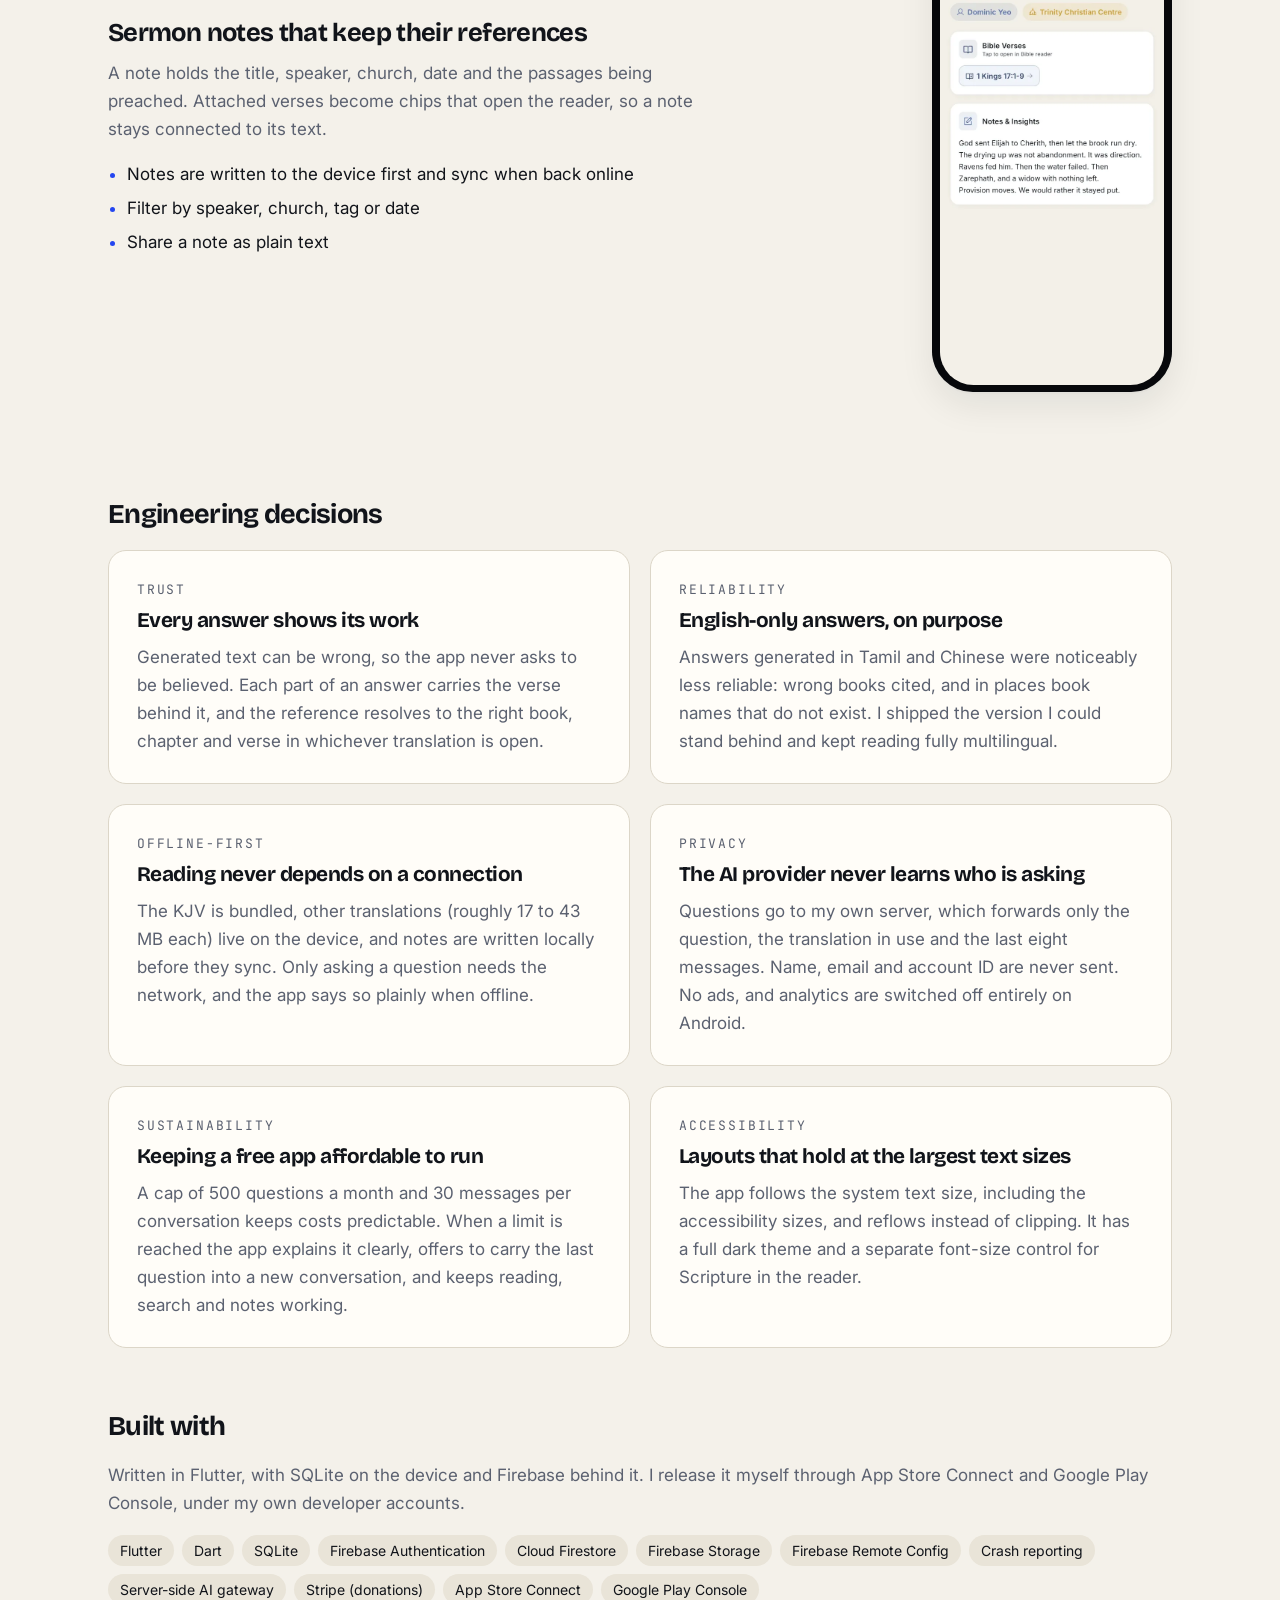
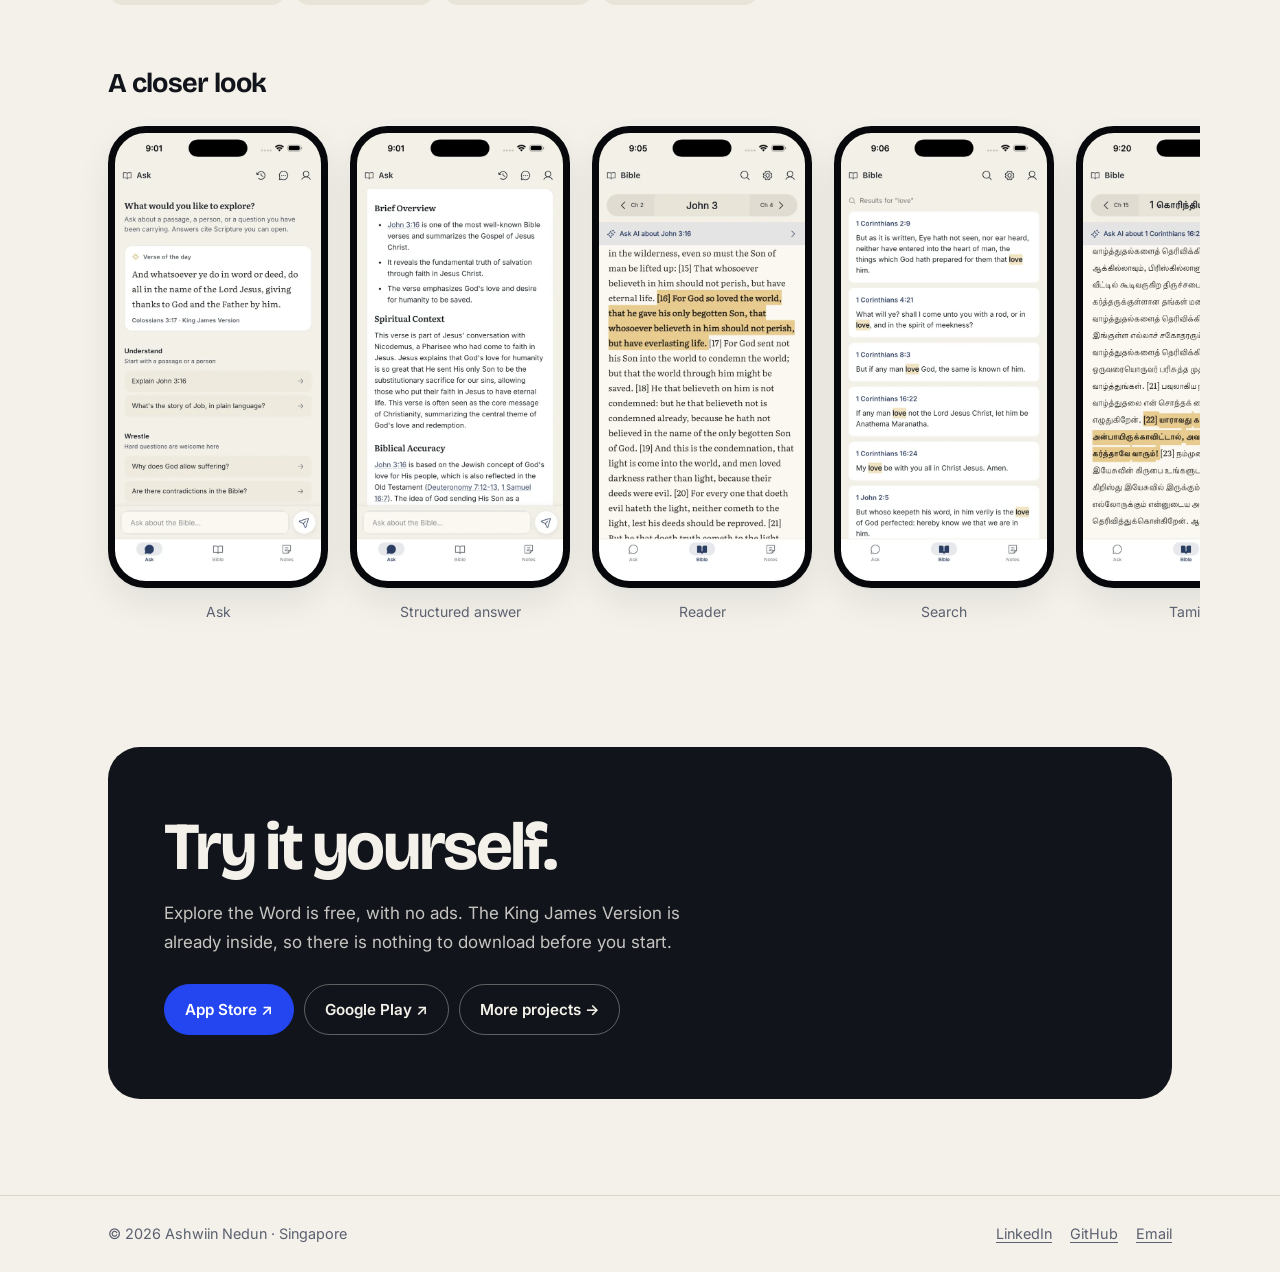
<file: explore-the-word/index.html>
<!doctype html>
<html lang="en">
<head>
  <meta charset="utf-8">
  <meta name="viewport" content="width=device-width, initial-scale=1">
  <title>Explore the Word · Case study · Ashwiin Nedun</title>
  <meta name="description" content="How Ashwiin Nedun built Explore the Word, an AI Bible-study app for iOS and Android whose answers cite Scripture and whose reader works offline.">
  <link rel="canonical" href="https://www.ashwiinnedun.com/explore-the-word/">
  <meta property="og:type" content="website">
  <meta property="og:site_name" content="Ashwiin Nedun">
  <meta property="og:title" content="Explore the Word · Case study · Ashwiin Nedun">
  <meta property="og:description" content="How Ashwiin Nedun built Explore the Word, an AI Bible-study app for iOS and Android whose answers cite Scripture and whose reader works offline.">
  <meta property="og:url" content="https://www.ashwiinnedun.com/explore-the-word/">
  <meta property="og:image" content="https://www.ashwiinnedun.com/assets/og-explore-the-word.jpg">
  <meta property="og:image:width" content="1200">
  <meta property="og:image:height" content="630">
  <meta property="og:image:alt" content="Explore the Word: Bible study with answers that cite Scripture. Two phone screens from the app.">
  <meta name="twitter:card" content="summary_large_image">
  <meta name="theme-color" content="#f4f1ea" media="(prefers-color-scheme: light)">
  <meta name="theme-color" content="#0c0e13" media="(prefers-color-scheme: dark)">
  <link rel="icon" href="/assets/favicon.svg" type="image/svg+xml">
  <link rel="apple-touch-icon" href="/assets/apple-touch-icon.png">
  <script>try{var t=localStorage.getItem('theme');if(t)document.documentElement.dataset.theme=t}catch(e){}document.documentElement.classList.add('js')</script>
  <link rel="preconnect" href="https://fonts.googleapis.com">
  <link rel="preconnect" href="https://fonts.gstatic.com" crossorigin>
  <link href="https://fonts.googleapis.com/css2?family=Bricolage+Grotesque:opsz,wght@12..96,600;12..96,700&family=Inter:wght@400;500;600&family=JetBrains+Mono:wght@400;500&display=swap" rel="stylesheet">
  <link rel="stylesheet" href="/assets/style.css">
</head>
<body>
  <a class="skip" href="#main">Skip to main content</a>
  <header class="site-header">
    <div class="wrap bar">
      <a class="brand" href="/">Ashwiin Nedun<span>.</span></a>
      <nav class="site-nav" aria-label="Primary">
        <a class="nav-home" href="/">Home</a>
        <a href="/project-page/" aria-current="page">Work</a>
        <a href="/experiences/">Experience</a>
        <a href="/contact/">Contact</a>
      </nav>
      <button class="theme" type="button" aria-label="Switch between light and dark theme"><svg viewBox="0 0 24 24" aria-hidden="true"><circle cx="12" cy="12" r="9" fill="none" stroke="currentColor" stroke-width="2"/><path d="M12 3a9 9 0 0 1 0 18z" fill="currentColor"/></svg></button>
    </div>
  </header>

  <main id="main">
    <div class="wrap">
      <section class="feature cs-top">
        <div class="feature-copy">
          <p class="eyebrow">Side project · Case study</p>
          <div class="app-id">
            <img src="/assets/etw/icon.jpg" width="256" height="256" alt="Explore the Word app icon">
            <h1>Explore the Word</h1>
          </div>
          <p class="tagline">Bible study with answers that cite Scripture.</p>
          <p>A free app that answers questions about the Bible and cites the verses behind every answer, so the reader can open each passage and check it. Reading works with no signal at all.</p>
          <div class="btn-row">
            <a class="btn primary" href="https://apps.apple.com/sg/app/explore-the-word/id6757080870" rel="noopener">App Store ↗</a>
            <a class="btn" href="https://play.google.com/store/apps/details?id=com.ashwiin.exploretheword" rel="noopener">Google Play ↗</a>
            <a class="btn" href="https://exploretheword.netlify.app/" rel="noopener">App website ↗</a>
          </div>
        </div>
        <div class="phones">
          <div class="phone back"><img src="/assets/etw/screen-citations.webp" width="600" height="1304" alt="An answer with tappable verse references woven into the text"></div>
          <div class="phone front"><video data-auto muted loop playsinline preload="metadata" poster="/assets/etw/demo-poster.jpg" width="960" height="2086" aria-label="Screen recording: asking a question in Explore the Word and opening a cited verse"><source src="/assets/etw/app-demo.mp4" type="video/mp4"></video></div>
        </div>
      </section>

      <ul class="meta">
        <li><span>Role</span>Solo side project: product, design, build, release</li>
        <li><span>Platforms</span>iPhone, iPad and Android, from one Flutter codebase</li>
        <li><span>Released</span>December 2025 on the App Store</li>
        <li><span>Status</span>Live, version 1.0.44 (October 2026)</li>
      </ul>

      <section class="sub prose reveal">
        <h2>The problem</h2>
        <p>People carry questions about the Bible that feel too basic, or too difficult, to ask out loud. General AI tools will answer them, but the answer arrives with nothing to check it against, which is the wrong shape for Scripture.</p>
        <p>So I built one in my own time. I wanted an app where the answer is the start of the reading and not a replacement for it: every claim points at a verse, and the verse is one tap away.</p>
      </section>

      <section class="sub reveal">
        <h2>What I built</h2>

        <div class="split">
          <div class="phone"><img src="/assets/etw/screen-answer.webp" width="600" height="1304" loading="lazy" alt="An answer about John 3:16 split into Brief Overview, Spiritual Context and Biblical Accuracy sections"></div>
          <div>
            <h3>Ask anything, get a structured answer</h3>
            <p>Questions are typed the way you would say them. Answers come back in three parts: a brief overview, the spiritual context, and a note on biblical accuracy.</p>
            <ul>
              <li>Starter prompts grouped as Understand, Wrestle and Apply</li>
              <li>Edit a question and regenerate the answer</li>
              <li>Conversations save to history and sync across devices</li>
            </ul>
          </div>
        </div>

        <div class="split flip">
          <div class="phone"><img src="/assets/etw/screen-reader.webp" width="600" height="1304" loading="lazy" alt="John 3 with verse 16 highlighted in gold"></div>
          <div>
            <h3>Land on the verse, not the chapter</h3>
            <p>References are woven into the sentence they support. Tapping one opens the chapter scrolled to that verse with it highlighted, and a bar at the top takes the passage back into the conversation.</p>
            <ul>
              <li>Inline references such as “John 3:16” open the reader</li>
              <li>“Ask AI about this verse” bridges reading back into study</li>
              <li>Whole-word search across all 66 books</li>
            </ul>
          </div>
        </div>

        <div class="split">
          <div class="phone"><img src="/assets/etw/screen-tamil.webp" width="600" height="1304" loading="lazy" alt="1 Corinthians 16 rendered in Tamil script with a verse highlighted"></div>
          <div>
            <h3>Seven translations, three languages, no signal required</h3>
            <p>The King James Version ships inside the app, so reading works the moment it is installed. Six more translations in English, Tamil and Chinese are one-time downloads that stay on the device.</p>
            <ul>
              <li>Tamil and Chinese scripts render and search correctly</li>
              <li>Switch translation mid-chapter and stay on the same passage</li>
              <li>Downloads continue when you leave the screen</li>
            </ul>
          </div>
        </div>

        <div class="split flip">
          <div class="phone"><img src="/assets/etw/screen-note-detail.webp" width="600" height="1304" loading="lazy" alt="A sermon note with its speaker, church, attached passage and written reflections"></div>
          <div>
            <h3>Sermon notes that keep their references</h3>
            <p>A note holds the title, speaker, church, date and the passages being preached. Attached verses become chips that open the reader, so a note stays connected to its text.</p>
            <ul>
              <li>Notes are written to the device first and sync when back online</li>
              <li>Filter by speaker, church, tag or date</li>
              <li>Share a note as plain text</li>
            </ul>
          </div>
        </div>
      </section>

      <section class="sub reveal">
        <h2>Engineering decisions</h2>
        <div class="decisions">
          <article class="decision">
            <p class="eyebrow">Trust</p>
            <h3>Every answer shows its work</h3>
            <p>Generated text can be wrong, so the app never asks to be believed. Each part of an answer carries the verse behind it, and the reference resolves to the right book, chapter and verse in whichever translation is open.</p>
          </article>
          <article class="decision">
            <p class="eyebrow">Reliability</p>
            <h3>English-only answers, on purpose</h3>
            <p>Answers generated in Tamil and Chinese were noticeably less reliable: wrong books cited, and in places book names that do not exist. I shipped the version I could stand behind and kept reading fully multilingual.</p>
          </article>
          <article class="decision">
            <p class="eyebrow">Offline-first</p>
            <h3>Reading never depends on a connection</h3>
            <p>The KJV is bundled, other translations (roughly 17 to 43 MB each) live on the device, and notes are written locally before they sync. Only asking a question needs the network, and the app says so plainly when offline.</p>
          </article>
          <article class="decision">
            <p class="eyebrow">Privacy</p>
            <h3>The AI provider never learns who is asking</h3>
            <p>Questions go to my own server, which forwards only the question, the translation in use and the last eight messages. Name, email and account ID are never sent. No ads, and analytics are switched off entirely on Android.</p>
          </article>
          <article class="decision">
            <p class="eyebrow">Sustainability</p>
            <h3>Keeping a free app affordable to run</h3>
            <p>A cap of 500 questions a month and 30 messages per conversation keeps costs predictable. When a limit is reached the app explains it clearly, offers to carry the last question into a new conversation, and keeps reading, search and notes working.</p>
          </article>
          <article class="decision">
            <p class="eyebrow">Accessibility</p>
            <h3>Layouts that hold at the largest text sizes</h3>
            <p>The app follows the system text size, including the accessibility sizes, and reflows instead of clipping. It has a full dark theme and a separate font-size control for Scripture in the reader.</p>
          </article>
        </div>
      </section>

      <section class="sub reveal">
        <h2>Built with</h2>
        <p class="muted">Written in Flutter, with SQLite on the device and Firebase behind it. I release it myself through App Store Connect and Google Play Console, under my own developer accounts.</p>
        <ul class="chips">
          <li>Flutter</li>
          <li>Dart</li>
          <li>SQLite</li>
          <li>Firebase Authentication</li>
          <li>Cloud Firestore</li>
          <li>Firebase Storage</li>
          <li>Firebase Remote Config</li>
          <li>Crash reporting</li>
          <li>Server-side AI gateway</li>
          <li>Stripe (donations)</li>
          <li>App Store Connect</li>
          <li>Google Play Console</li>
        </ul>
      </section>

      <section class="sub reveal">
        <h2>A closer look</h2>
        <div class="gallery" tabindex="0" role="region" aria-label="App screenshots">
          <figure><div class="phone"><img src="/assets/etw/screen-ask.webp" width="600" height="1304" loading="lazy" alt="Ask screen with today's verse and starter prompts"></div><figcaption>Ask</figcaption></figure>
          <figure><div class="phone"><img src="/assets/etw/screen-answer.webp" width="600" height="1304" loading="lazy" alt="An answer split into Brief Overview, Spiritual Context and Biblical Accuracy"></div><figcaption>Structured answer</figcaption></figure>
          <figure><div class="phone"><img src="/assets/etw/screen-reader.webp" width="600" height="1304" loading="lazy" alt="John 3 with verse 16 highlighted in gold"></div><figcaption>Reader</figcaption></figure>
          <figure><div class="phone"><img src="/assets/etw/screen-search.webp" width="600" height="1304" loading="lazy" alt="Search results for the word love with matches highlighted"></div><figcaption>Search</figcaption></figure>
          <figure><div class="phone"><img src="/assets/etw/screen-tamil.webp" width="600" height="1304" loading="lazy" alt="1 Corinthians 16 rendered in Tamil script with a verse highlighted"></div><figcaption>Tamil</figcaption></figure>
          <figure><div class="phone"><img src="/assets/etw/screen-chinese.webp" width="600" height="1304" loading="lazy" alt="Hebrews 11 rendered in Chinese script with verse 1 highlighted"></div><figcaption>Chinese</figcaption></figure>
          <figure><div class="phone"><img src="/assets/etw/screen-notes.webp" width="600" height="1304" loading="lazy" alt="A list of saved sermon notes"></div><figcaption>Sermon notes</figcaption></figure>
          <figure><div class="phone"><img src="/assets/etw/screen-offline.webp" width="600" height="1304" loading="lazy" alt="Offline Bibles screen listing the built-in KJV and six downloadable translations"></div><figcaption>Offline Bibles</figcaption></figure>
          <figure><div class="phone"><img src="/assets/etw/screen-daily-verse.webp" width="600" height="1304" loading="lazy" alt="The Daily Verse screen with share and copy actions"></div><figcaption>Daily verse</figcaption></figure>
          <figure><div class="phone"><img src="/assets/etw/screen-reader-dark.webp" width="600" height="1304" loading="lazy" alt="The Bible reader in dark mode"></div><figcaption>Dark mode</figcaption></figure>
          <figure><div class="phone"><img src="/assets/etw/screen-ask-dark.webp" width="600" height="1304" loading="lazy" alt="The Ask screen in dark mode"></div><figcaption>Ask, dark</figcaption></figure>
        </div>
      </section>

      <section class="cta reveal">
        <h2>Try it yourself.</h2>
        <p>Explore the Word is free, with no ads. The King James Version is already inside, so there is nothing to download before you start.</p>
        <div class="btn-row">
          <a class="btn primary" href="https://apps.apple.com/sg/app/explore-the-word/id6757080870" rel="noopener">App Store ↗</a>
          <a class="btn" href="https://play.google.com/store/apps/details?id=com.ashwiin.exploretheword" rel="noopener">Google Play ↗</a>
          <a class="btn" href="/project-page/">More projects →</a>
        </div>
      </section>
    </div>
  </main>

  <footer class="site-footer">
    <div class="wrap">
      <span>© 2026 Ashwiin Nedun · Singapore</span>
      <nav aria-label="Elsewhere">
        <a href="https://www.linkedin.com/in/ashwiin-nedun/" rel="me noopener">LinkedIn</a>
        <a href="https://github.com/Ashwiin" rel="me noopener">GitHub</a>
        <a href="mailto:ashwiin93@gmail.com">Email</a>
      </nav>
    </div>
  </footer>
  <script src="/assets/site.js" defer></script>
</body>
</html>
</file>
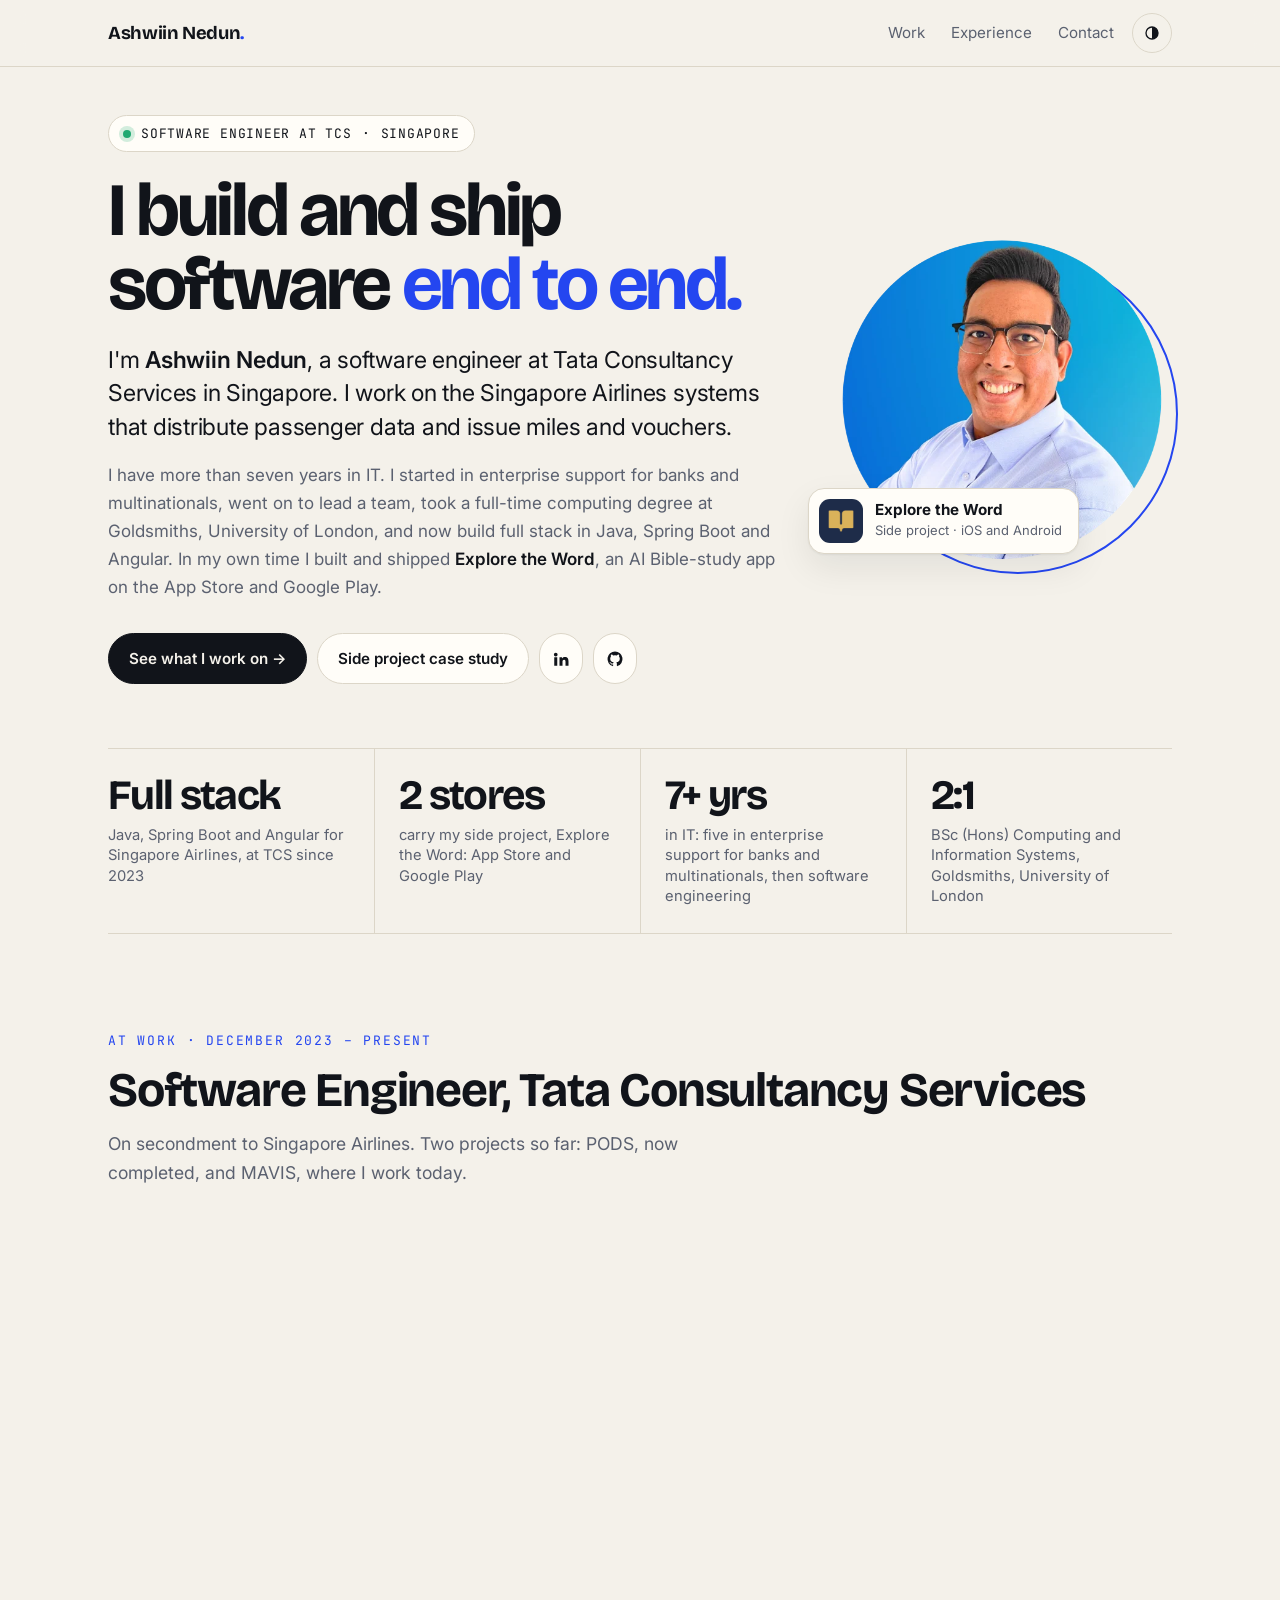
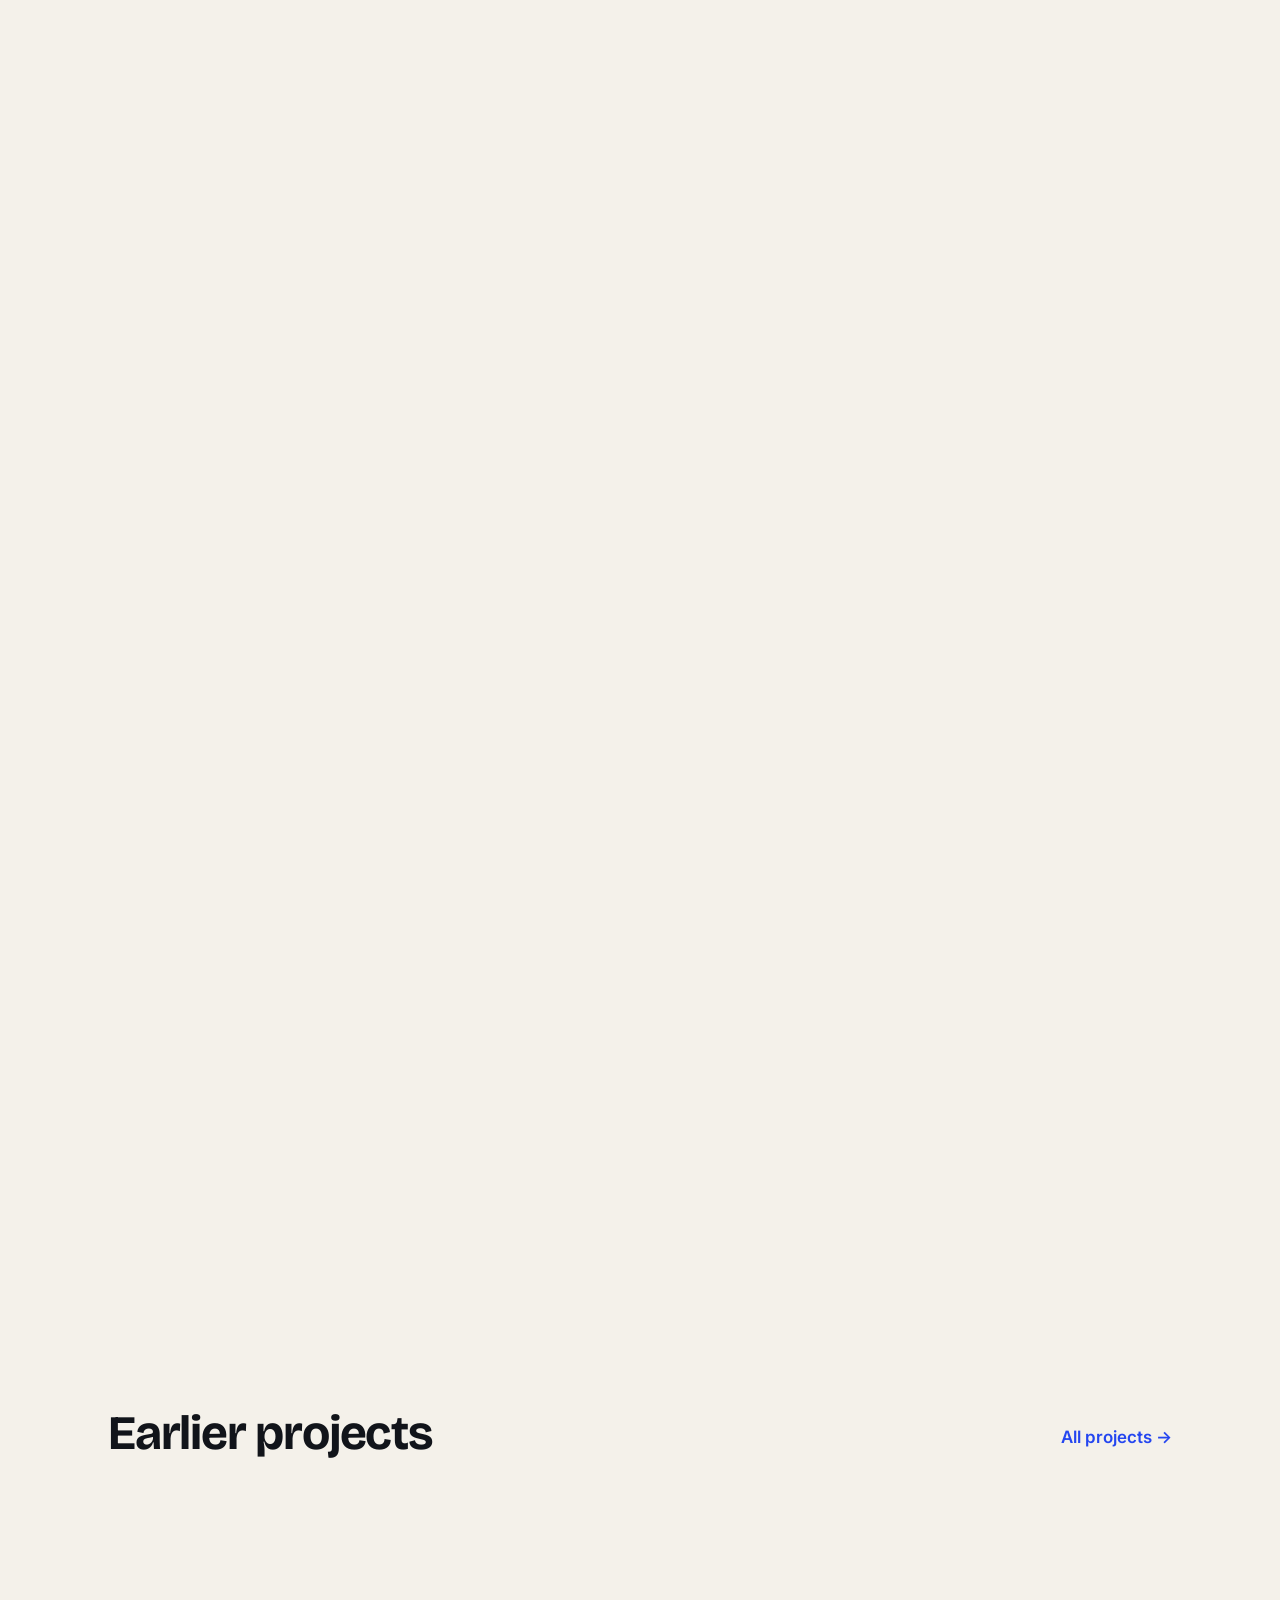
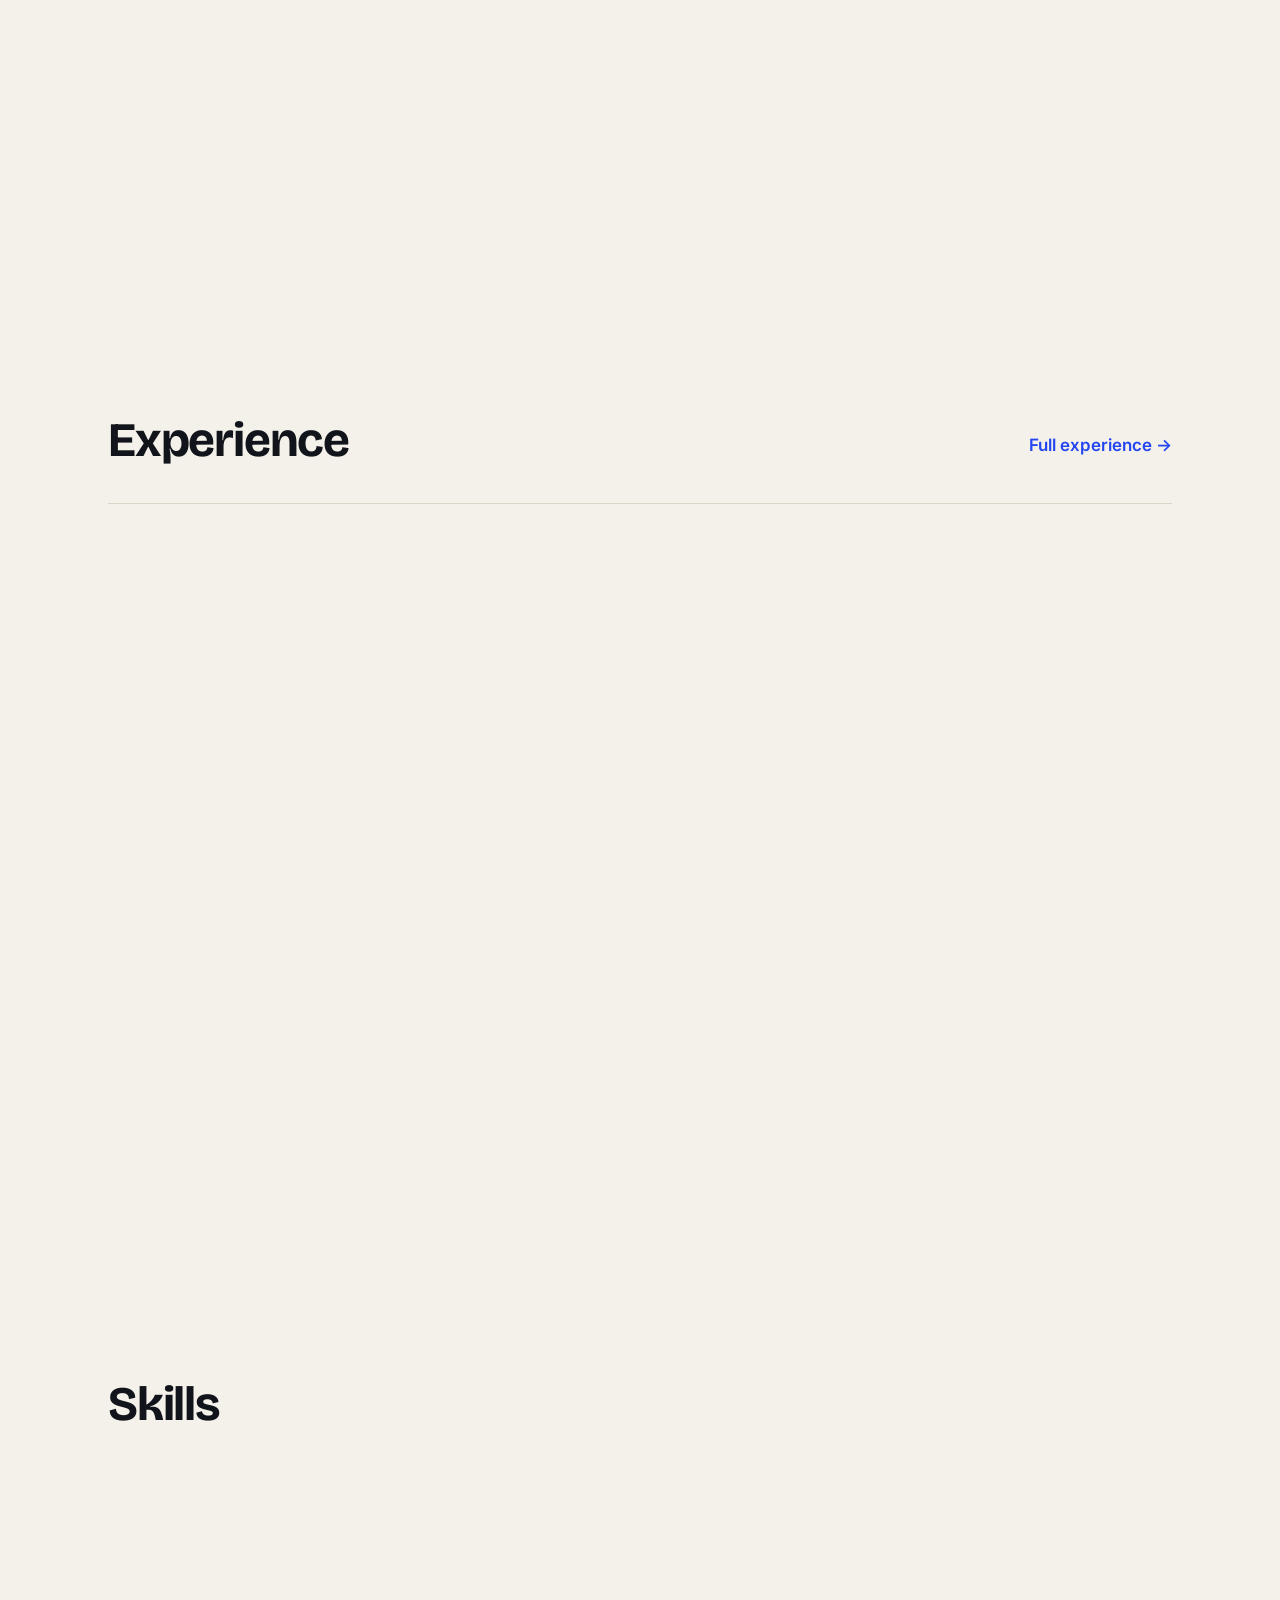
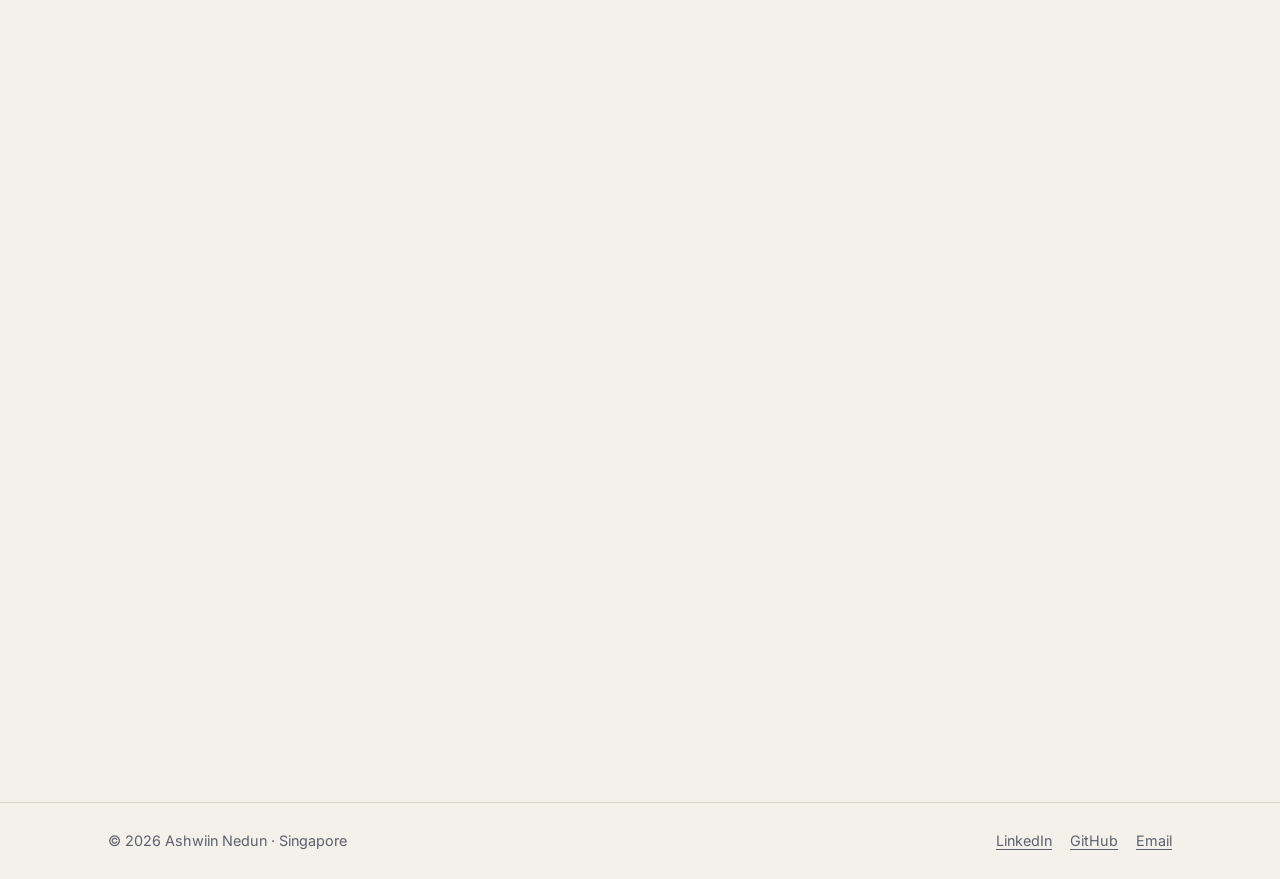
<file: home/index.html>
<!doctype html>
<html lang="en">
<head>
  <meta charset="utf-8">
  <title>Ashwiin Nedun</title>
  <link rel="canonical" href="https://www.ashwiinnedun.com/">
  <meta http-equiv="refresh" content="0; url=/">
  <meta name="robots" content="noindex">
</head>
<body>
  <p><a href="/">Continue to ashwiinnedun.com</a></p>
</body>
</html>
</file>
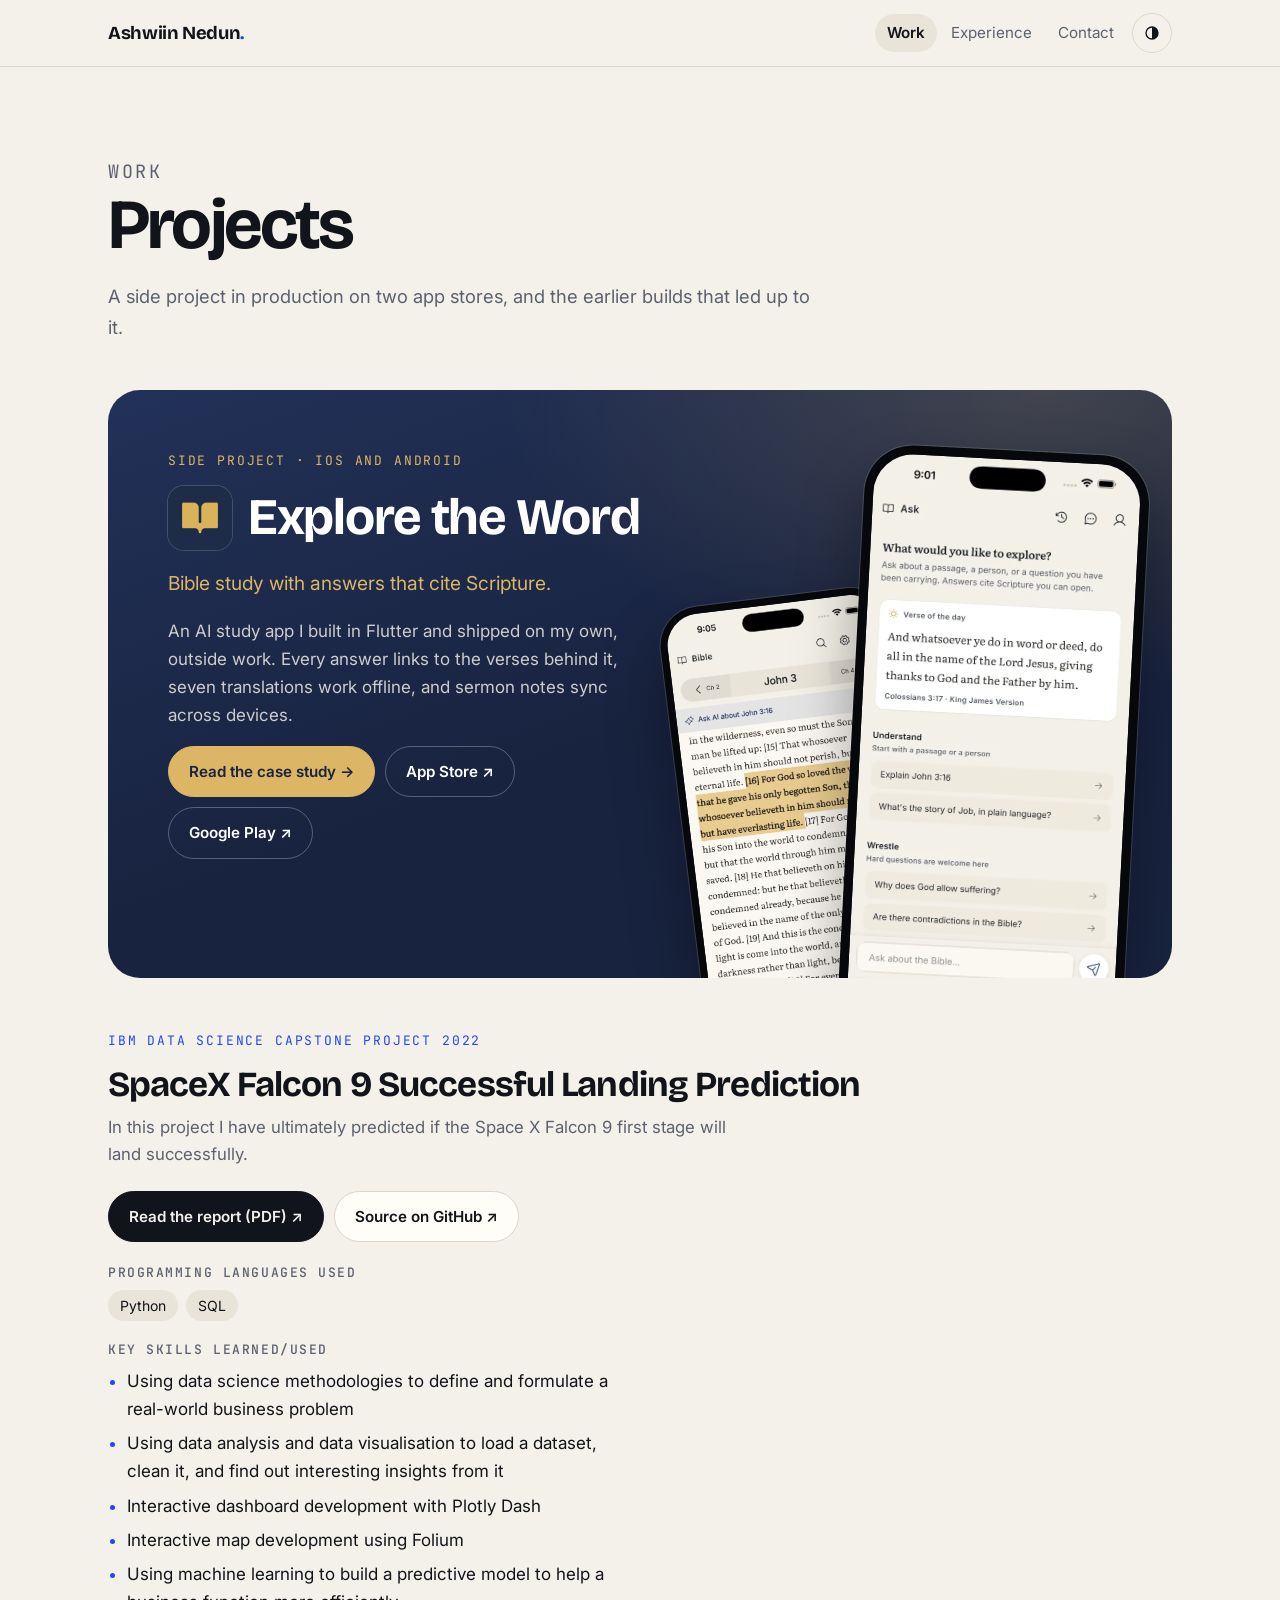
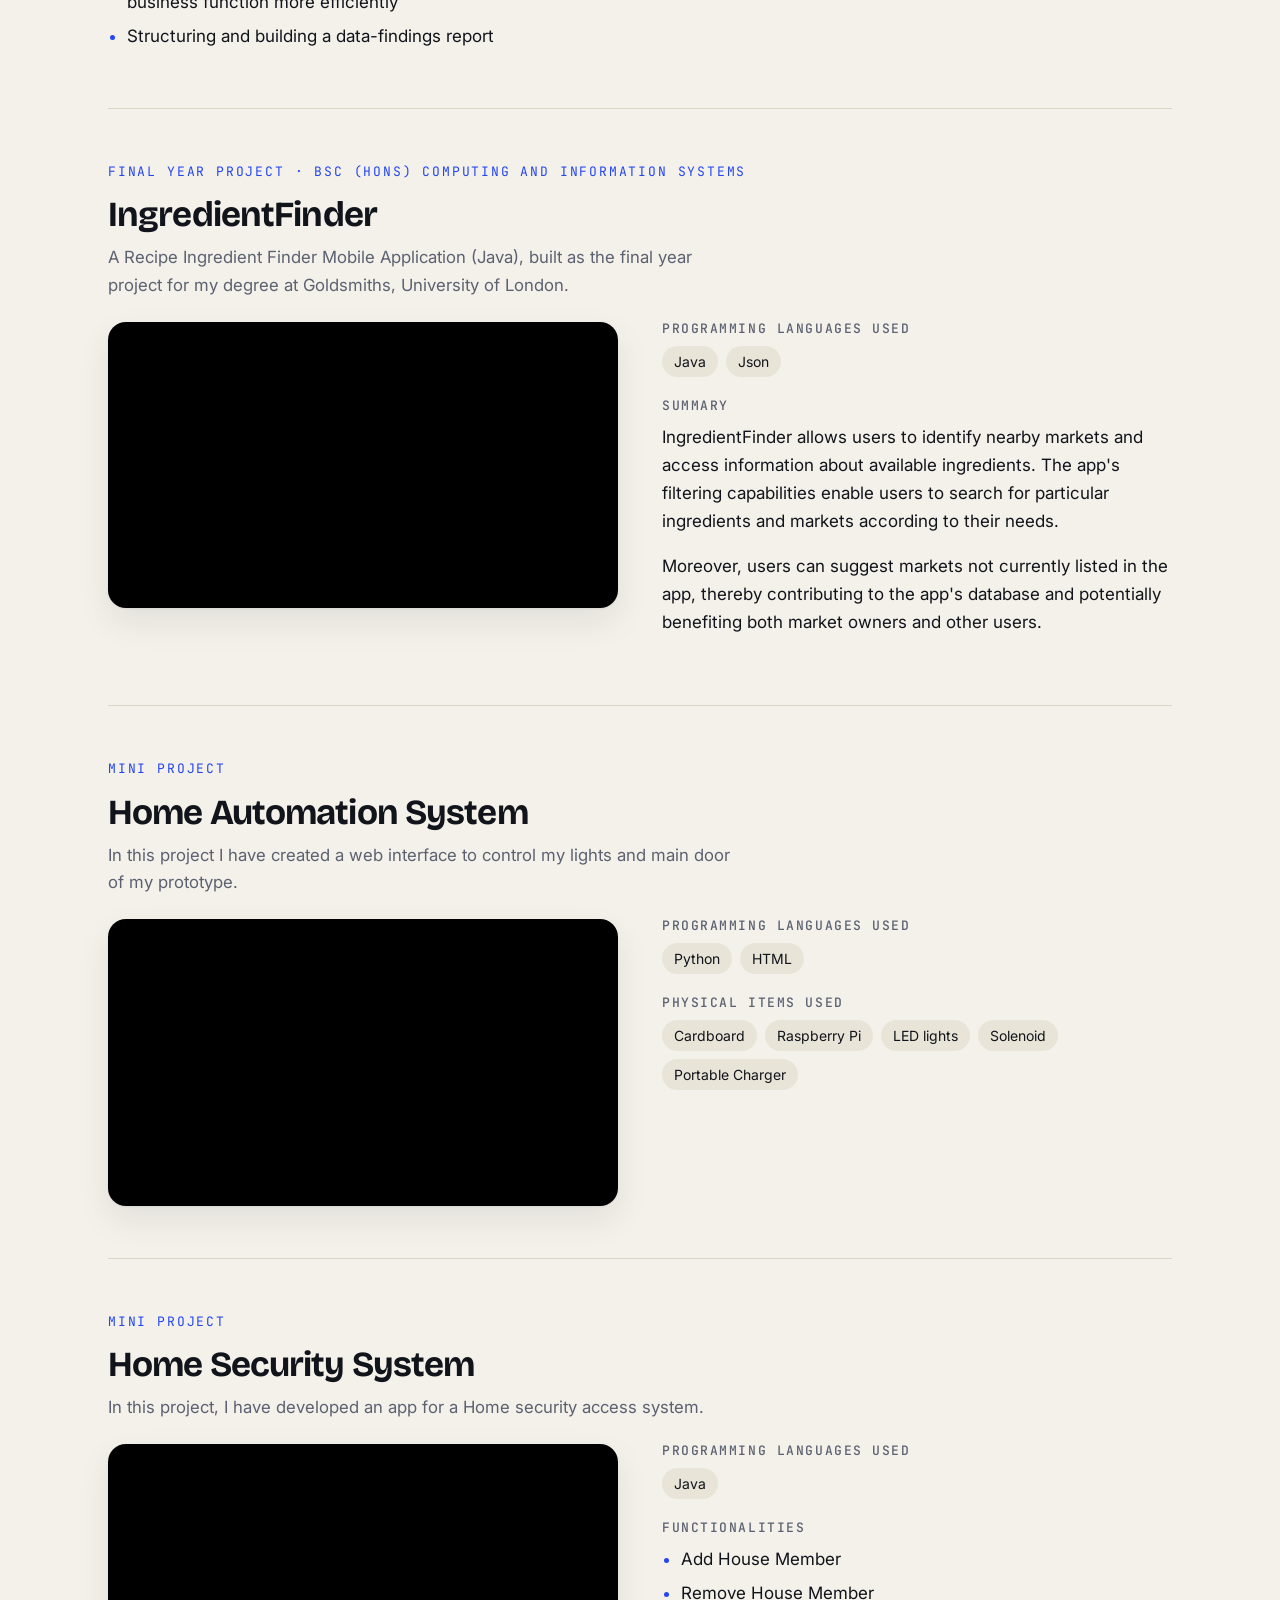
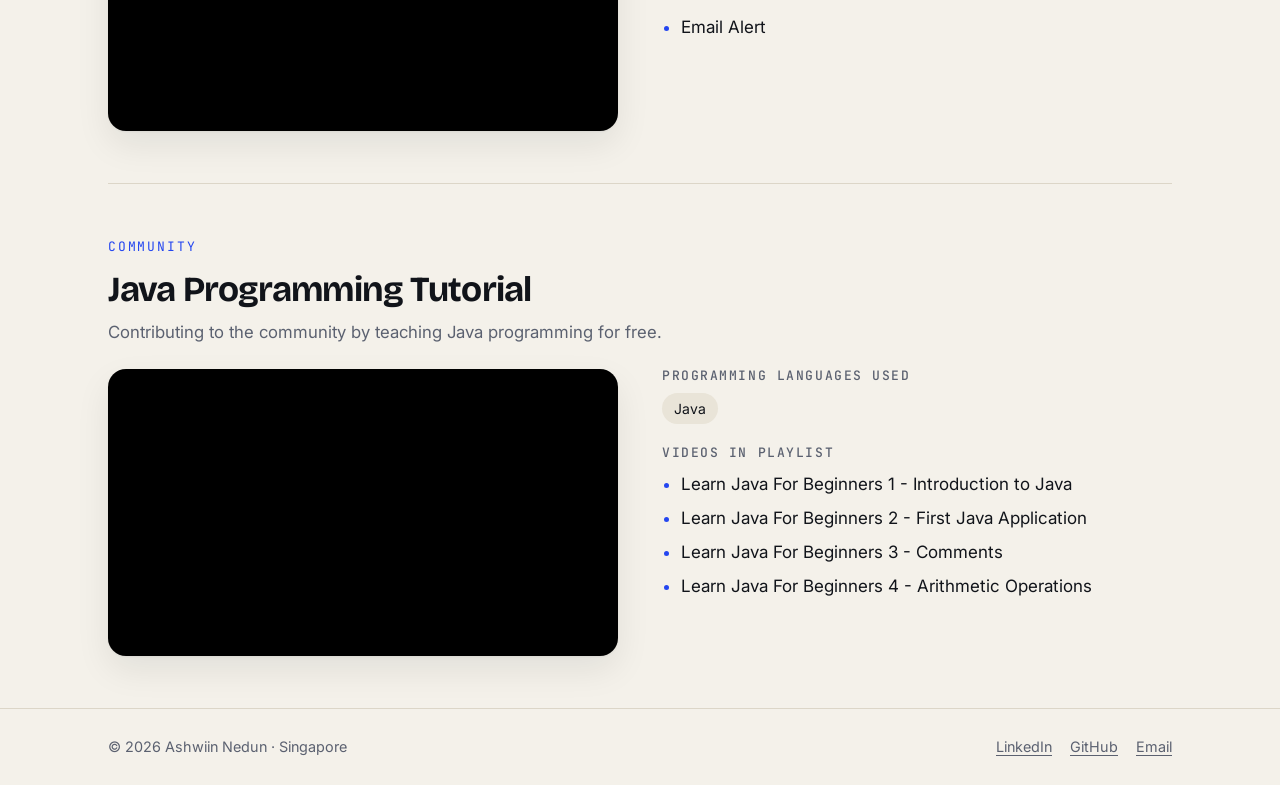
<file: project-page/index.html>
<!doctype html>
<html lang="en">
<head>
  <meta charset="utf-8">
  <meta name="viewport" content="width=device-width, initial-scale=1">
  <title>Projects · Ashwiin Nedun</title>
  <meta name="description" content="Projects by Ashwiin Nedun: Explore the Word, SpaceX Falcon 9 landing prediction, IngredientFinder, home automation, home security and a Java tutorial series.">
  <link rel="canonical" href="https://www.ashwiinnedun.com/project-page/">
  <meta property="og:type" content="website">
  <meta property="og:site_name" content="Ashwiin Nedun">
  <meta property="og:title" content="Projects · Ashwiin Nedun">
  <meta property="og:description" content="Projects by Ashwiin Nedun: Explore the Word, SpaceX Falcon 9 landing prediction, IngredientFinder, home automation, home security and a Java tutorial series.">
  <meta property="og:url" content="https://www.ashwiinnedun.com/project-page/">
  <meta property="og:image" content="https://www.ashwiinnedun.com/assets/og.jpg">
  <meta property="og:image:width" content="1200">
  <meta property="og:image:height" content="630">
  <meta property="og:image:alt" content="Ashwiin Nedun, software engineer in Singapore: I build and ship software end to end.">
  <meta name="twitter:card" content="summary_large_image">
  <meta name="theme-color" content="#f4f1ea" media="(prefers-color-scheme: light)">
  <meta name="theme-color" content="#0c0e13" media="(prefers-color-scheme: dark)">
  <link rel="icon" href="/assets/favicon.svg" type="image/svg+xml">
  <link rel="apple-touch-icon" href="/assets/apple-touch-icon.png">
  <script>try{var t=localStorage.getItem('theme');if(t)document.documentElement.dataset.theme=t}catch(e){}document.documentElement.classList.add('js')</script>
  <link rel="preconnect" href="https://fonts.googleapis.com">
  <link rel="preconnect" href="https://fonts.gstatic.com" crossorigin>
  <link href="https://fonts.googleapis.com/css2?family=Bricolage+Grotesque:opsz,wght@12..96,600;12..96,700&family=Inter:wght@400;500;600&family=JetBrains+Mono:wght@400;500&display=swap" rel="stylesheet">
  <link rel="stylesheet" href="/assets/style.css">
</head>
<body>
  <a class="skip" href="#main">Skip to main content</a>
  <header class="site-header">
    <div class="wrap bar">
      <a class="brand" href="/">Ashwiin Nedun<span>.</span></a>
      <nav class="site-nav" aria-label="Primary">
        <a class="nav-home" href="/">Home</a>
        <a href="/project-page/" aria-current="page">Work</a>
        <a href="/experiences/">Experience</a>
        <a href="/contact/">Contact</a>
      </nav>
      <button class="theme" type="button" aria-label="Switch between light and dark theme"><svg viewBox="0 0 24 24" aria-hidden="true"><circle cx="12" cy="12" r="9" fill="none" stroke="currentColor" stroke-width="2"/><path d="M12 3a9 9 0 0 1 0 18z" fill="currentColor"/></svg></button>
    </div>
  </header>

  <main id="main">
    <div class="wrap">
      <div class="page-head">
        <p class="eyebrow">Work</p>
        <h1>Projects</h1>
        <p>A side project in production on two app stores, and the earlier builds that led up to it.</p>
      </div>

      <section class="feature cs-top reveal" id="explore-the-word">
        <div class="feature-copy">
          <p class="eyebrow">Side project · iOS and Android</p>
          <div class="app-id">
            <img src="/assets/etw/icon.jpg" width="256" height="256" alt="Explore the Word app icon">
            <h2>Explore the Word</h2>
          </div>
          <p class="tagline">Bible study with answers that cite Scripture.</p>
          <p>An AI study app I built in Flutter and shipped on my own, outside work. Every answer links to the verses behind it, seven translations work offline, and sermon notes sync across devices.</p>
          <div class="btn-row">
            <a class="btn primary" href="/explore-the-word/">Read the case study →</a>
            <a class="btn" href="https://apps.apple.com/sg/app/explore-the-word/id6757080870" rel="noopener">App Store ↗</a>
            <a class="btn" href="https://play.google.com/store/apps/details?id=com.ashwiin.exploretheword" rel="noopener">Google Play ↗</a>
          </div>
        </div>
        <div class="phones">
          <div class="phone back"><img src="/assets/etw/screen-reader.webp" width="600" height="1304" alt="The Bible reader open at John 3 with verse 16 highlighted"></div>
          <div class="phone front"><img src="/assets/etw/screen-ask.webp" width="600" height="1304" alt="The Ask screen with today's verse and starter prompts"></div>
        </div>
      </section>

      <article class="project" id="spacex-falcon-9">
        <header>
          <p class="eyebrow">IBM Data Science capstone project 2022</p>
          <h2>SpaceX Falcon 9 Successful Landing Prediction</h2>
          <p class="lede">In this project I have ultimately predicted if the Space X Falcon 9 first stage will land successfully.</p>
        </header>
        <div class="body">
          <div class="btn-row">
            <a class="btn primary" href="https://github.com/Ashwiin/IBM-Data-Science-Capstone-Project/blob/HEAD/IBM%20Data%20Science%20Capstone%20Project%202022.pdf" rel="noopener">Read the report (PDF) ↗</a>
            <a class="btn" href="https://github.com/Ashwiin/IBM-Data-Science-Capstone-Project" rel="noopener">Source on GitHub ↗</a>
          </div>
          <h3>Programming languages used</h3>
          <ul class="chips"><li>Python</li><li>SQL</li></ul>
          <h3>Key skills learned/used</h3>
          <ul>
            <li>Using data science methodologies to define and formulate a real-world business problem</li>
            <li>Using data analysis and data visualisation to load a dataset, clean it, and find out interesting insights from it</li>
            <li>Interactive dashboard development with Plotly Dash</li>
            <li>Interactive map development using Folium</li>
            <li>Using machine learning to build a predictive model to help a business function more efficiently</li>
            <li>Structuring and building a data-findings report</li>
          </ul>
        </div>
      </article>

      <article class="project" id="ingredientfinder">
        <header>
          <p class="eyebrow">Final year project · BSc (Hons) Computing and Information Systems</p>
          <h2>IngredientFinder</h2>
          <p class="lede">A Recipe Ingredient Finder Mobile Application (Java), built as the final year project for my degree at Goldsmiths, University of London.</p>
        </header>
        <div class="video"><iframe src="https://www.youtube-nocookie.com/embed/o_xgERE9d9A" title="All 3 Participants Task Completion" loading="lazy" allow="accelerometer; encrypted-media; gyroscope; picture-in-picture; web-share" referrerpolicy="strict-origin-when-cross-origin" allowfullscreen></iframe></div>
        <div class="body">
          <h3>Programming languages used</h3>
          <ul class="chips"><li>Java</li><li>Json</li></ul>
          <h3>Summary</h3>
          <p>IngredientFinder allows users to identify nearby markets and access information about available ingredients. The app's filtering capabilities enable users to search for particular ingredients and markets according to their needs.</p>
          <p>Moreover, users can suggest markets not currently listed in the app, thereby contributing to the app's database and potentially benefiting both market owners and other users.</p>
        </div>
      </article>

      <article class="project" id="home-automation">
        <header>
          <p class="eyebrow">Mini project</p>
          <h2>Home Automation System</h2>
          <p class="lede">In this project I have created a web interface to control my lights and main door of my prototype.</p>
        </header>
        <div class="video"><iframe src="https://www.youtube-nocookie.com/embed/vgD097aS4K8" title="Mini Project - Home Automation System" loading="lazy" allow="accelerometer; encrypted-media; gyroscope; picture-in-picture; web-share" referrerpolicy="strict-origin-when-cross-origin" allowfullscreen></iframe></div>
        <div class="body">
          <h3>Programming languages used</h3>
          <ul class="chips"><li>Python</li><li>HTML</li></ul>
          <h3>Physical items used</h3>
          <ul class="chips"><li>Cardboard</li><li>Raspberry Pi</li><li>LED lights</li><li>Solenoid</li><li>Portable Charger</li></ul>
        </div>
      </article>

      <article class="project" id="home-security">
        <header>
          <p class="eyebrow">Mini project</p>
          <h2>Home Security System</h2>
          <p class="lede">In this project, I have developed an app for a Home security access system.</p>
        </header>
        <div class="video"><iframe src="https://www.youtube-nocookie.com/embed/3MzrM3byBRQ" title="Mini Project - Home Security System" loading="lazy" allow="accelerometer; encrypted-media; gyroscope; picture-in-picture; web-share" referrerpolicy="strict-origin-when-cross-origin" allowfullscreen></iframe></div>
        <div class="body">
          <h3>Programming languages used</h3>
          <ul class="chips"><li>Java</li></ul>
          <h3>Functionalities</h3>
          <ul>
            <li>Add House Member</li>
            <li>Remove House Member</li>
            <li>Email Alert</li>
          </ul>
        </div>
      </article>

      <article class="project last" id="java-tutorial">
        <header>
          <p class="eyebrow">Community</p>
          <h2>Java Programming Tutorial</h2>
          <p class="lede">Contributing to the community by teaching Java programming for free.</p>
        </header>
        <div class="video"><iframe src="https://www.youtube-nocookie.com/embed/q9dqOBW_GeA" title="Learn Java For Beginners 1 - Introduction to Java" loading="lazy" allow="accelerometer; encrypted-media; gyroscope; picture-in-picture; web-share" referrerpolicy="strict-origin-when-cross-origin" allowfullscreen></iframe></div>
        <div class="body">
          <h3>Programming languages used</h3>
          <ul class="chips"><li>Java</li></ul>
          <h3>Videos in playlist</h3>
          <ul>
            <li>Learn Java For Beginners 1 - Introduction to Java</li>
            <li>Learn Java For Beginners 2 - First Java Application</li>
            <li>Learn Java For Beginners 3 - Comments</li>
            <li>Learn Java For Beginners 4 - Arithmetic Operations</li>
          </ul>
        </div>
      </article>
    </div>
  </main>

  <footer class="site-footer">
    <div class="wrap">
      <span>© 2026 Ashwiin Nedun · Singapore</span>
      <nav aria-label="Elsewhere">
        <a href="https://www.linkedin.com/in/ashwiin-nedun/" rel="me noopener">LinkedIn</a>
        <a href="https://github.com/Ashwiin" rel="me noopener">GitHub</a>
        <a href="mailto:ashwiin93@gmail.com">Email</a>
      </nav>
    </div>
  </footer>
  <script src="/assets/site.js" defer></script>
</body>
</html>
</file>
<file: assets/style.css>
/* Tokens ------------------------------------------------------------ */

:root {
  --bg: #f4f1ea;
  --surface: #fffdf8;
  --ink: #11141a;
  --muted: #5b6170;
  --line: #dcd6c8;
  --accent: #2446f0;
  --accent-ink: #ffffff;
  --chip: #e9e4d8;
  --shadow: 0 1px 2px rgba(17, 20, 26, 0.05), 0 14px 34px rgba(17, 20, 26, 0.08);
  --etw-navy: #18233f;
  --etw-navy-2: #223158;
  --etw-gold: #dcb565;
  --radius: 18px;
  --wrap: 1120px;
  --display: "Bricolage Grotesque", "Inter", system-ui, sans-serif;
  --sans: "Inter", system-ui, -apple-system, "Segoe UI", Roboto, sans-serif;
  --mono: "JetBrains Mono", ui-monospace, SFMono-Regular, Menlo, monospace;
  color-scheme: light;
}

@media (prefers-color-scheme: dark) {
  :root:not([data-theme="light"]) {
    --bg: #0c0e13;
    --surface: #151821;
    --ink: #f1eee6;
    --muted: #a0a6b4;
    --line: #262b38;
    --accent: #8fa2ff;
    --accent-ink: #0b0e17;
    --chip: #1c202b;
    --shadow: 0 0 0 1px rgba(255, 255, 255, 0.03);
    --etw-navy: #141d35;
    color-scheme: dark;
  }
}

:root[data-theme="dark"] {
  --bg: #0c0e13;
  --surface: #151821;
  --ink: #f1eee6;
  --muted: #a0a6b4;
  --line: #262b38;
  --accent: #8fa2ff;
  --accent-ink: #0b0e17;
  --chip: #1c202b;
  --shadow: 0 0 0 1px rgba(255, 255, 255, 0.03);
  --etw-navy: #141d35;
  color-scheme: dark;
}

/* Base -------------------------------------------------------------- */

*,
*::before,
*::after {
  box-sizing: border-box;
}

html {
  -webkit-text-size-adjust: 100%;
  -webkit-tap-highlight-color: transparent;
  scroll-behavior: smooth;
  scroll-padding-top: 88px;
}

body {
  margin: 0;
  background: var(--bg);
  color: var(--ink);
  font-family: var(--sans);
  font-size: 1.0625rem;
  line-height: 1.65;
  min-height: 100vh;
  display: flex;
  flex-direction: column;
  overflow-x: clip;
}

main {
  flex: 1;
}

img,
video {
  max-width: 100%;
  height: auto;
  display: block;
}

a {
  color: var(--accent);
  text-underline-offset: 3px;
}

:focus-visible {
  outline: 2px solid var(--accent);
  outline-offset: 3px;
  border-radius: 4px;
}

h1,
h2,
h3 {
  font-family: var(--display);
  line-height: 1.08;
  margin: 0;
  letter-spacing: -0.025em;
  text-wrap: balance;
}

p {
  margin: 0 0 1em;
}

ul {
  margin: 0;
}

.wrap {
  width: 100%;
  max-width: var(--wrap);
  margin: 0 auto;
  padding: 0 28px;
}

.skip {
  position: absolute;
  left: -9999px;
}

.skip:focus {
  left: 16px;
  top: 16px;
  z-index: 20;
  background: var(--surface);
  padding: 8px 12px;
  border-radius: 8px;
}

.eyebrow {
  font-family: var(--mono);
  font-size: 0.8125rem;
  letter-spacing: 0.14em;
  text-transform: uppercase;
  color: var(--accent);
  margin: 0 0 14px;
}

.muted {
  color: var(--muted);
}

/* Header ------------------------------------------------------------ */

.site-header {
  position: sticky;
  top: 0;
  z-index: 10;
  background: color-mix(in srgb, var(--bg) 86%, transparent);
  backdrop-filter: blur(12px);
  -webkit-backdrop-filter: blur(12px);
  border-bottom: 1px solid var(--line);
}

.bar {
  display: flex;
  flex-wrap: wrap;
  align-items: center;
  justify-content: space-between;
  gap: 4px 6px;
  padding-top: 11px;
  padding-bottom: 11px;
}

.brand {
  display: inline-flex;
  align-items: center;
  min-height: 44px;
  font-family: var(--display);
  font-weight: 700;
  font-size: 1.15rem;
  letter-spacing: -0.02em;
  color: var(--ink);
  text-decoration: none;
}

.brand span {
  color: var(--accent);
}

.site-nav {
  display: flex;
  align-items: center;
  gap: 2px;
  margin-left: auto;
}

.site-nav .nav-home {
  display: none;
}

.site-nav a {
  padding: 6px 12px;
  border-radius: 999px;
  font-size: 0.95rem;
  color: var(--muted);
  text-decoration: none;
}

.site-nav a:hover {
  color: var(--ink);
  background: var(--chip);
}

.site-nav a[aria-current="page"] {
  color: var(--ink);
  font-weight: 600;
  background: var(--chip);
}

.theme {
  display: none;
  width: 40px;
  height: 40px;
  flex: none;
  border: 1px solid var(--line);
  border-radius: 50%;
  background: transparent;
  color: var(--ink);
  cursor: pointer;
  align-items: center;
  justify-content: center;
}

.js .theme {
  display: inline-flex;
}

.theme:hover {
  border-color: var(--accent);
}

.theme svg {
  width: 16px;
  height: 16px;
}

/* Buttons and chips -------------------------------------------------- */

.btn-row {
  display: flex;
  flex-wrap: wrap;
  gap: 10px;
}

.btn {
  display: inline-flex;
  align-items: center;
  gap: 8px;
  padding: 12px 20px;
  border-radius: 999px;
  border: 1px solid var(--line);
  background: var(--surface);
  color: var(--ink);
  font-weight: 600;
  font-size: 0.95rem;
  text-decoration: none;
  transition: transform 0.15s, border-color 0.15s, background 0.15s;
}

.btn:hover {
  border-color: var(--ink);
}

.btn:active,
.card:active,
.float-card:active {
  transform: scale(0.98);
}

@media (hover: hover) {
  .btn:hover {
    transform: translateY(-2px);
  }

  .card:hover {
    transform: translateY(-4px);
    box-shadow: var(--shadow);
  }

  .card:hover .thumb img {
    transform: scale(1.04);
  }

  .float-card:hover {
    transform: translateY(-3px);
  }
}

.btn.primary {
  background: var(--ink);
  border-color: var(--ink);
  color: var(--bg);
}

.btn.primary:hover {
  background: var(--accent);
  border-color: var(--accent);
  color: var(--accent-ink);
}

.btn.icon {
  padding: 12px;
}

.btn svg {
  width: 18px;
  height: 18px;
  flex: none;
}

.chips {
  display: flex;
  flex-wrap: wrap;
  gap: 8px;
  list-style: none;
  padding: 0;
  margin: 0;
}

.chips li {
  background: var(--chip);
  border-radius: 999px;
  padding: 4px 12px;
  font-size: 0.875rem;
}

/* Reveal on scroll (only once site.js is running) ---------------------- */

.reveal-ready .reveal {
  opacity: 0;
  transform: translateY(18px);
  transition: opacity 0.6s ease, transform 0.6s ease;
}

.reveal-ready .reveal.in {
  opacity: 1;
  transform: none;
}

/* Phone frame ---------------------------------------------------------- */

.phone {
  --w: 250px;
  width: var(--w);
  flex: none;
  padding: calc(var(--w) * 0.032);
  border-radius: calc(var(--w) * 0.17);
  background: #07080b;
  box-shadow: 0 0 0 1px rgba(255, 255, 255, 0.14), 0 30px 60px rgba(0, 0, 0, 0.35);
}

.phone img,
.phone video {
  width: 100%;
  aspect-ratio: 990 / 2152;
  object-fit: cover;
  border-radius: calc(var(--w) * 0.14);
  background: #f4f1ea;
}

/* Home: hero ----------------------------------------------------------- */

.hero {
  display: grid;
  grid-template-columns: minmax(0, 1fr) 340px;
  gap: 56px;
  align-items: center;
  padding-top: 48px;
  padding-bottom: 64px;
}

.status {
  display: inline-flex;
  align-items: center;
  gap: 10px;
  font-family: var(--mono);
  font-size: 0.8125rem;
  letter-spacing: 0.06em;
  text-transform: uppercase;
  text-wrap: balance;
  padding: 7px 14px;
  border: 1px solid var(--line);
  border-radius: 999px;
  background: var(--surface);
  margin: 0 0 22px;
}

.status .dot {
  width: 8px;
  height: 8px;
  flex: none;
  border-radius: 50%;
  background: #1fa971;
  box-shadow: 0 0 0 4px rgba(31, 169, 113, 0.2);
}

.hero h1 {
  font-size: clamp(2.6rem, 6.6vw, 4.7rem);
  font-weight: 700;
  letter-spacing: -0.045em;
  line-height: 0.98;
  margin-bottom: 22px;
}

.hero h1 em {
  font-style: normal;
  color: var(--accent);
}

.lede {
  font-size: 1.15rem;
  color: var(--muted);
  max-width: 58ch;
  margin-bottom: 32px;
}

.lede strong {
  color: var(--ink);
  font-weight: 600;
}

.intro {
  font-size: clamp(1.2rem, 2.1vw, 1.45rem);
  line-height: 1.45;
  letter-spacing: -0.01em;
  max-width: 34em;
  margin-bottom: 16px;
}

.intro-sub {
  color: var(--muted);
  max-width: 62ch;
  margin-bottom: 32px;
}

.intro strong,
.intro-sub strong {
  color: var(--ink);
  font-weight: 600;
}

.hero-art {
  position: relative;
  justify-self: center;
  width: 320px;
  max-width: 100%;
}

.ring {
  position: relative;
}

.ring::before {
  content: "";
  position: absolute;
  inset: 0;
  border: 2px solid var(--accent);
  border-radius: 50%;
  transform: translate(16px, 14px);
}

.portrait {
  position: relative;
  width: 100%;
  border-radius: 50%;
}

.float-card {
  position: absolute;
  left: -34px;
  bottom: 6px;
  display: flex;
  align-items: center;
  gap: 12px;
  padding: 10px 16px 10px 10px;
  background: var(--surface);
  border: 1px solid var(--line);
  border-radius: 16px;
  box-shadow: var(--shadow);
  color: var(--ink);
  text-decoration: none;
  line-height: 1.25;
  white-space: nowrap;
  transition: transform 0.15s, border-color 0.15s;
}

.float-card:hover {
  border-color: var(--accent);
}

.float-card img {
  width: 44px;
  height: 44px;
  border-radius: 11px;
}

.float-card b {
  display: block;
  font-size: 0.95rem;
}

.float-card small {
  color: var(--muted);
  font-size: 0.8125rem;
}

/* Home: facts strip ------------------------------------------------------ */

.facts {
  display: grid;
  grid-template-columns: repeat(4, minmax(0, 1fr));
  border-top: 1px solid var(--line);
  border-bottom: 1px solid var(--line);
  list-style: none;
  padding: 0;
  margin: 0;
}

.facts li {
  padding: 26px 24px 26px 0;
}

.facts li + li {
  padding-left: 24px;
  border-left: 1px solid var(--line);
}

.facts b {
  display: block;
  font-family: var(--display);
  font-size: clamp(1.9rem, 4vw, 2.6rem);
  font-weight: 700;
  letter-spacing: -0.04em;
  line-height: 1;
  margin-bottom: 8px;
}

.facts span {
  color: var(--muted);
  font-size: 0.92rem;
  line-height: 1.4;
  display: block;
}

/* Sections --------------------------------------------------------------- */

.section {
  padding-top: 96px;
}

.section-head {
  display: flex;
  flex-wrap: wrap;
  align-items: flex-end;
  justify-content: space-between;
  gap: 12px 24px;
  margin-bottom: 36px;
}

.section-head h2 {
  font-size: clamp(1.9rem, 4.4vw, 3rem);
  font-weight: 700;
}

.section-sub {
  color: var(--muted);
  font-size: 1.1rem;
  margin: 12px 0 0;
  max-width: 60ch;
}

.work-note {
  color: var(--muted);
  margin: 24px 0 0;
  max-width: 78ch;
}

.decision .chips {
  margin-top: 18px;
}

.decision .built {
  padding-left: 1.1em;
  margin: 16px 0 0;
  color: var(--muted);
}

.decision .built li {
  margin-bottom: 10px;
}

.decision .built li::marker {
  color: var(--accent);
}

.decision .built strong {
  color: var(--ink);
  font-weight: 600;
}

.decision .expand {
  font-family: var(--mono);
  font-size: 0.8125rem;
  color: var(--ink);
  margin: -4px 0 12px;
}

.more {
  display: inline-flex;
  align-items: center;
  min-height: 44px;
  font-weight: 600;
  text-decoration: none;
  white-space: nowrap;
}

.more:hover {
  text-decoration: underline;
}

/* Explore the Word panel --------------------------------------------------- */

.feature {
  position: relative;
  display: grid;
  grid-template-columns: minmax(0, 1.1fr) minmax(0, 0.9fr);
  gap: 40px;
  padding: 60px 60px 0;
  border-radius: 32px;
  overflow: hidden;
  color: #f5f1e6;
  background:
    radial-gradient(900px 500px at 88% 0%, rgba(220, 181, 101, 0.2), transparent 60%),
    linear-gradient(160deg, var(--etw-navy-2), var(--etw-navy) 55%);
}

.feature .eyebrow {
  color: var(--etw-gold);
}

.feature-copy {
  padding-bottom: 60px;
}

.app-id {
  display: flex;
  align-items: center;
  gap: 16px;
  margin-bottom: 18px;
}

.app-id img {
  width: 64px;
  height: 64px;
  border-radius: 16px;
  box-shadow: 0 0 0 1px rgba(255, 255, 255, 0.16);
}

.feature h2,
.feature h1 {
  font-size: clamp(2rem, 4.6vw, 3.2rem);
  font-weight: 700;
  color: #fff;
}

.feature .tagline {
  font-size: 1.2rem;
  color: var(--etw-gold);
  margin: 0 0 18px;
}

.feature p {
  color: rgba(245, 241, 230, 0.82);
  max-width: 54ch;
}

.ticks {
  list-style: none;
  padding: 0;
  margin: 0 0 26px;
}

.ticks li {
  position: relative;
  padding-left: 28px;
  margin-bottom: 10px;
  color: rgba(245, 241, 230, 0.92);
}

.ticks li::before {
  content: "";
  position: absolute;
  left: 2px;
  top: 0.5em;
  width: 12px;
  height: 7px;
  border-left: 2px solid var(--etw-gold);
  border-bottom: 2px solid var(--etw-gold);
  transform: rotate(-45deg);
}

.feature .chips {
  margin-bottom: 30px;
}

.feature .chips li {
  background: rgba(255, 255, 255, 0.1);
  color: #f5f1e6;
}

.feature .btn {
  background: transparent;
  border-color: rgba(255, 255, 255, 0.28);
  color: #fff;
}

.feature .btn:hover {
  border-color: #fff;
}

.feature .btn.primary {
  background: var(--etw-gold);
  border-color: var(--etw-gold);
  color: #18233f;
}

.feature .btn.primary:hover {
  background: #fff;
  border-color: #fff;
  color: #18233f;
}

.phones {
  display: flex;
  justify-content: center;
  align-items: flex-end;
  margin-bottom: -90px;
}

.feature.tall .phones {
  align-self: start;
  margin-bottom: -150px;
}

.phones .back {
  --w: 230px;
  margin-right: -60px;
  transform: rotate(-7deg) translateY(30px);
}

.phones .front {
  --w: 285px;
  position: relative;
  z-index: 1;
  transform: rotate(3deg);
}

/* Project cards ------------------------------------------------------------- */

.cards {
  display: grid;
  grid-template-columns: repeat(3, minmax(0, 1fr));
  gap: 20px;
}

.card {
  display: flex;
  flex-direction: column;
  background: var(--surface);
  border: 1px solid var(--line);
  border-radius: var(--radius);
  overflow: hidden;
  color: var(--ink);
  text-decoration: none;
  transition: transform 0.2s, border-color 0.2s, box-shadow 0.2s;
}

.card:hover {
  border-color: var(--accent);
}

.thumb {
  aspect-ratio: 16 / 9;
  background: var(--chip);
  overflow: hidden;
}

.thumb img {
  width: 100%;
  height: 100%;
  object-fit: cover;
  transition: transform 0.4s;
}

.thumb.plot {
  background: linear-gradient(150deg, #0d1322, #1d2b52);
  color: #9fb1ff;
}

.thumb.plot svg {
  width: 100%;
  height: 100%;
  display: block;
}

.card-body {
  display: flex;
  flex-direction: column;
  gap: 8px;
  padding: 20px 22px 22px;
  flex: 1;
}

.card h3 {
  font-size: 1.2rem;
  font-weight: 700;
}

.card p {
  color: var(--muted);
  font-size: 0.95rem;
  margin: 0;
}

.card .tags {
  margin-top: auto;
  padding-top: 10px;
  font-family: var(--mono);
  font-size: 0.8125rem;
  letter-spacing: 0.05em;
  text-transform: uppercase;
  color: var(--accent);
}

/* Timeline ------------------------------------------------------------------- */

.timeline {
  border-top: 1px solid var(--line);
}

.row {
  display: grid;
  grid-template-columns: 190px minmax(0, 1fr);
  gap: 6px 32px;
  padding: 26px 0;
  border-bottom: 1px solid var(--line);
}

.row .when {
  font-family: var(--mono);
  font-size: 0.82rem;
  color: var(--muted);
  padding-top: 5px;
  margin: 0;
}

.row h3 {
  font-size: 1.3rem;
  font-weight: 700;
}

.row .org {
  color: var(--muted);
  margin: 4px 0 0;
}

.row .sum {
  margin: 10px 0 0;
  max-width: 68ch;
}

.row ul {
  padding-left: 1.1em;
  margin-top: 12px;
  max-width: 72ch;
}

.row li {
  margin-bottom: 6px;
}

.row li::marker,
.project li::marker,
.prose li::marker {
  color: var(--accent);
}

.skill-rows {
  display: grid;
  grid-template-columns: 190px minmax(0, 1fr);
  gap: 18px 32px;
  margin: 0;
  padding: 26px 0 0;
  border-top: 1px solid var(--line);
}

.skill-rows dt {
  font-family: var(--mono);
  font-size: 0.82rem;
  color: var(--muted);
  padding-top: 5px;
}

.skill-rows dd {
  margin: 0;
}

/* Contact call to action -------------------------------------------------------- */

.cta {
  margin-top: 96px;
  margin-bottom: 96px;
  padding: 64px 56px;
  border-radius: 32px;
  background: var(--ink);
  color: var(--bg);
}

.cta h2 {
  font-size: clamp(2.2rem, 6vw, 4.2rem);
  font-weight: 700;
  letter-spacing: -0.04em;
  margin-bottom: 16px;
}

.cta p {
  max-width: 52ch;
  opacity: 0.8;
  margin-bottom: 28px;
}

.cta .btn {
  background: transparent;
  color: var(--bg);
  border-color: color-mix(in srgb, var(--bg) 35%, transparent);
}

.cta .btn:hover {
  border-color: var(--bg);
}

.cta .btn.primary {
  background: var(--accent);
  border-color: var(--accent);
  color: var(--accent-ink);
}

/* Inner pages --------------------------------------------------------------------- */

.page-head {
  padding: 72px 0 8px;
}

.page-head h1 {
  font-size: clamp(2.5rem, 7vw, 4.4rem);
  font-weight: 700;
  letter-spacing: -0.04em;
}

.page-head p {
  color: var(--muted);
  font-size: 1.15rem;
  max-width: 60ch;
  margin: 18px 0 0;
}

.sub {
  padding-top: 64px;
}

.sub > h2 {
  font-size: 1.7rem;
  font-weight: 700;
  margin-bottom: 20px;
}

.last {
  padding-bottom: 96px;
}

/* Projects page */

.project {
  display: grid;
  grid-template-columns: minmax(0, 1fr) minmax(0, 1fr);
  gap: 22px 44px;
  padding: 52px 0;
  border-bottom: 1px solid var(--line);
}

.project:last-child {
  border-bottom: 0;
}

.project header {
  grid-column: 1 / -1;
}

.project h2 {
  font-size: clamp(1.6rem, 3.4vw, 2.2rem);
  font-weight: 700;
}

.project .lede {
  font-size: 1.05rem;
  margin: 10px 0 0;
}

.project h3 {
  font-family: var(--mono);
  font-size: 0.8125rem;
  font-weight: 500;
  letter-spacing: 0.12em;
  text-transform: uppercase;
  color: var(--muted);
  margin: 22px 0 10px;
}

.project .body > h3:first-child {
  margin-top: 0;
}

.project .body > ul:not(.chips) {
  padding-left: 1.1em;
}

.project .body > ul:not(.chips) li {
  margin-bottom: 6px;
}

.project.no-media .body {
  grid-column: 1 / -1;
  max-width: 72ch;
}

.project .btn-row {
  margin-bottom: 24px;
}

.video {
  position: relative;
  aspect-ratio: 16 / 9;
  background: #000;
  border-radius: var(--radius);
  overflow: hidden;
  box-shadow: var(--shadow);
}

.video iframe {
  position: absolute;
  inset: 0;
  width: 100%;
  height: 100%;
  border: 0;
}

/* Case study */

.cs-top {
  margin-top: 40px;
}

.cs-top .phones {
  margin-bottom: -70px;
}

.meta {
  display: grid;
  grid-template-columns: repeat(4, minmax(0, 1fr));
  gap: 0;
  list-style: none;
  padding: 0;
  margin: 40px 0 0;
  border-top: 1px solid var(--line);
  border-bottom: 1px solid var(--line);
}

.meta li {
  padding: 20px 20px 20px 0;
}

.meta li + li {
  padding-left: 20px;
  border-left: 1px solid var(--line);
}

.meta span {
  display: block;
  font-family: var(--mono);
  font-size: 0.8125rem;
  letter-spacing: 0.08em;
  text-transform: uppercase;
  color: var(--muted);
  margin-bottom: 4px;
}

.prose {
  max-width: 70ch;
}

.prose p {
  font-size: 1.1rem;
}

.prose ul {
  padding-left: 1.1em;
}

.prose li {
  margin-bottom: 8px;
}

.split {
  display: grid;
  grid-template-columns: auto minmax(0, 1fr);
  gap: 56px;
  align-items: center;
  padding: 44px 0;
  border-top: 1px solid var(--line);
}

.split.flip {
  grid-template-columns: minmax(0, 1fr) auto;
}

.split.flip .phone {
  order: 2;
}

.split .phone {
  --w: 240px;
  box-shadow: 0 0 0 1px rgba(255, 255, 255, 0.14), var(--shadow);
}

.split h3 {
  font-size: 1.6rem;
  font-weight: 700;
  margin-bottom: 12px;
}

.split p {
  color: var(--muted);
  max-width: 56ch;
}

.split ul {
  padding-left: 1.1em;
  max-width: 56ch;
}

.split li {
  margin-bottom: 6px;
}

.split li::marker {
  color: var(--accent);
}

.decisions {
  display: grid;
  grid-template-columns: repeat(2, minmax(0, 1fr));
  gap: 20px;
}

.decision {
  background: var(--surface);
  border: 1px solid var(--line);
  border-radius: var(--radius);
  padding: 28px;
}

.decision .eyebrow {
  margin-bottom: 10px;
}

.decision h3 {
  font-size: 1.3rem;
  font-weight: 700;
  margin-bottom: 10px;
}

.decision p {
  color: var(--muted);
  margin: 0;
}

.gallery {
  display: flex;
  gap: 22px;
  overflow-x: auto;
  scroll-snap-type: x proximity;
  padding: 8px 28px 28px;
  margin: 0 -28px;
  scrollbar-width: thin;
}

.gallery figure {
  margin: 0;
  scroll-snap-align: center;
}

.gallery .phone {
  --w: 220px;
  box-shadow: 0 0 0 1px rgba(255, 255, 255, 0.14), var(--shadow);
}

.gallery figcaption {
  text-align: center;
  color: var(--muted);
  font-size: 0.875rem;
  margin-top: 12px;
}

/* Contact page */

.contact-grid {
  display: grid;
  grid-template-columns: minmax(0, 1fr) minmax(0, 1fr);
  gap: 28px;
  padding: 44px 0 96px;
  align-items: stretch;
}

.panel {
  background: var(--surface);
  border: 1px solid var(--line);
  border-radius: var(--radius);
  padding: 26px;
}

.panel h2 {
  font-size: 1.3rem;
  font-weight: 700;
  margin-bottom: 16px;
}

.big-link {
  display: block;
  font-family: var(--display);
  font-size: clamp(1.3rem, 3.2vw, 1.8rem);
  font-weight: 700;
  letter-spacing: -0.02em;
  line-height: 1.2;
  color: var(--ink);
  text-decoration: none;
  overflow-wrap: anywhere;
  padding: 10px 0;
  margin-bottom: 8px;
}

.big-link:hover {
  color: var(--accent);
}

.reasons {
  padding-left: 1.1em;
  margin: 0 0 24px;
}

.reasons li {
  margin-bottom: 10px;
}

.reasons li::marker {
  color: var(--accent);
}

.details {
  margin: 0;
}

.details div:last-child {
  border-bottom: 0;
  padding-bottom: 0;
}

.details div {
  display: flex;
  justify-content: space-between;
  gap: 16px;
  padding: 11px 0;
  border-bottom: 1px solid var(--line);
}

.details dt {
  font-family: var(--mono);
  font-size: 0.8125rem;
  letter-spacing: 0.08em;
  text-transform: uppercase;
  color: var(--muted);
  padding-top: 4px;
}

.details dd {
  margin: 0;
  text-align: right;
  overflow-wrap: anywhere;
}

.details dd a {
  display: inline-block;
  padding: 11px 0;
  margin: -11px 0;
}


/* Footer -------------------------------------------------------------------------- */

.site-footer {
  border-top: 1px solid var(--line);
  color: var(--muted);
  font-size: 0.9rem;
}

.site-footer .wrap {
  display: flex;
  flex-wrap: wrap;
  justify-content: space-between;
  align-items: center;
  gap: 0 24px;
  padding-top: 16px;
  padding-bottom: 16px;
}

.site-footer .wrap > span {
  display: inline-flex;
  align-items: center;
  min-height: 44px;
}

.site-footer a {
  display: inline-flex;
  align-items: center;
  min-height: 44px;
  padding: 0 9px;
  color: var(--muted);
}

.site-footer nav {
  display: flex;
  margin: 0 -9px;
}

.lost {
  padding: 140px 0;
  text-align: center;
}

.lost h1 {
  font-size: clamp(2.4rem, 7vw, 4rem);
  margin-bottom: 12px;
}

.lost p {
  color: var(--muted);
}

/* Responsive ---------------------------------------------------------------------- */

@media (max-width: 980px) {
  .hero {
    grid-template-columns: minmax(0, 1fr);
    gap: 44px;
    padding-top: 56px;
  }

  .theme {
    width: 44px;
    height: 44px;
  }

  .site-nav a {
    display: inline-flex;
    align-items: center;
    min-height: 44px;
    padding: 0 14px;
  }

  .hero-art {
    order: -1;
    justify-self: start;
    width: auto;
    display: flex;
    flex-wrap: wrap;
    align-items: center;
    gap: 20px 36px;
  }

  .ring {
    width: 170px;
  }

  .ring::before {
    transform: translate(10px, 9px);
  }

  .float-card {
    position: static;
  }

  .feature {
    grid-template-columns: minmax(0, 1fr);
    padding: 44px 32px 0;
    gap: 8px;
  }

  .feature-copy {
    padding-bottom: 36px;
  }

  .cards {
    grid-template-columns: repeat(2, minmax(0, 1fr));
  }

  .project,
  .contact-grid,
  .decisions {
    grid-template-columns: minmax(0, 1fr);
  }

  .split,
  .split.flip {
    gap: 36px;
  }

  .split .phone {
    --w: 210px;
  }

  .facts,
  .meta {
    grid-template-columns: repeat(2, minmax(0, 1fr));
  }

  .facts li:nth-child(3),
  .meta li:nth-child(3) {
    padding-left: 0;
    border-left: 0;
  }

  .facts li:nth-child(n + 3),
  .meta li:nth-child(n + 3) {
    border-top: 1px solid var(--line);
  }

  .section {
    padding-top: 72px;
  }

  .cta {
    padding: 44px 32px;
    margin-top: 72px;
    margin-bottom: 72px;
  }
}

@media (max-width: 720px) {
  .split,
  .split.flip {
    grid-template-columns: minmax(0, 1fr);
    gap: 24px;
    padding: 36px 0;
  }

  .split .phone {
    --w: min(230px, 62vw);
    justify-self: center;
  }

  .split.flip .phone {
    order: 0;
  }
}

@media (max-width: 640px) {
  html {
    scroll-padding-top: 16px;
  }

  .wrap {
    padding-left: 20px;
    padding-right: 20px;
  }

  /* Header: one row with the name and the theme switch. The page links move
     to a floating bar at the bottom, within reach of a thumb. */
  .site-header {
    position: static;
    background: var(--bg);
    backdrop-filter: none;
    -webkit-backdrop-filter: none;
  }

  .bar {
    flex-wrap: nowrap;
    padding-top: 6px;
    padding-bottom: 6px;
  }

  .theme {
    margin-left: auto;
  }

  .site-nav {
    position: fixed;
    z-index: 30;
    left: 12px;
    right: 12px;
    bottom: calc(12px + env(safe-area-inset-bottom, 0px));
    max-width: 420px;
    margin: 0 auto;
    padding: 5px;
    gap: 2px;
    border: 1px solid var(--line);
    border-radius: 999px;
    background: color-mix(in srgb, var(--surface) 86%, transparent);
    backdrop-filter: blur(18px) saturate(1.5);
    -webkit-backdrop-filter: blur(18px) saturate(1.5);
    box-shadow: 0 1px 2px rgba(17, 20, 26, 0.08), 0 10px 30px rgba(17, 20, 26, 0.18);
  }

  .site-nav a,
  .site-nav .nav-home {
    display: inline-flex;
    flex: 1 1 auto;
    align-items: center;
    justify-content: center;
    min-height: 44px;
    padding: 0 8px;
    font-size: 0.9rem;
    font-weight: 500;
  }

  .site-nav a:hover {
    background: transparent;
  }

  .site-nav a[aria-current="page"] {
    background: var(--ink);
    color: var(--bg);
  }

  .site-footer .wrap {
    padding-bottom: calc(84px + env(safe-area-inset-bottom, 0px));
  }

  /* Buttons fill their row and are easy to hit. */
  .btn {
    min-height: 48px;
    justify-content: center;
  }

  .btn-row .btn:not(.icon) {
    flex: 1 1 auto;
  }

  .btn.icon {
    width: 48px;
    padding: 0;
  }

  /* Hero: portrait and status share a row, then headline, intro and buttons
     before the longer biography. */
  .hero {
    grid-template-columns: auto minmax(0, 1fr);
    align-items: center;
    gap: 0 14px;
    padding-top: 22px;
    padding-bottom: 44px;
  }

  .hero-copy {
    display: contents;
  }

  .hero-art {
    grid-column: 1;
    grid-row: 1;
    display: block;
  }

  .ring {
    width: 68px;
  }

  .ring::before {
    border-width: 1.5px;
    transform: translate(5px, 4px);
  }

  .float-card {
    display: none;
  }

  /* Beside the portrait the status reads as two plain lines: role, then place. */
  .status {
    grid-column: 2;
    grid-row: 1;
    display: grid;
    grid-template-columns: auto minmax(0, 1fr);
    align-items: center;
    gap: 2px 9px;
    margin: 0;
    padding: 0;
    border: 0;
    border-radius: 0;
    background: none;
    font-family: var(--sans);
    font-size: 0.98rem;
    letter-spacing: 0;
    text-transform: none;
    line-height: 1.35;
  }

  .status .role {
    grid-column: 1 / -1;
    grid-row: 1;
    font-weight: 600;
  }

  .status .sep {
    display: none;
  }

  .status .dot {
    grid-row: 2;
    margin-left: 4px;
  }

  .status .place {
    grid-row: 2;
    color: var(--muted);
  }

  .hero h1,
  .hero .intro,
  .hero .intro-sub,
  .hero .btn-row {
    grid-column: 1 / -1;
  }

  .hero h1 {
    margin-top: 22px;
    margin-bottom: 18px;
  }

  .hero .intro {
    font-size: 1.125rem;
    margin-bottom: 22px;
  }

  .hero .btn-row {
    order: 1;
  }

  .hero .btn.primary {
    flex-basis: 100%;
  }

  .hero .intro-sub {
    order: 2;
    margin: 26px 0 0;
  }

  .section {
    padding-top: 60px;
  }

  .section-head {
    margin-bottom: 24px;
  }

  .section-sub {
    font-size: 1.02rem;
  }

  .decision,
  .panel {
    padding: 22px 20px;
  }

  /* Earlier projects become compact rows. */
  .cards {
    grid-template-columns: minmax(0, 1fr);
    gap: 12px;
  }

  .cards .card {
    flex-direction: row;
  }

  .cards .thumb {
    flex: 0 0 104px;
    aspect-ratio: auto;
  }

  .cards .card-body {
    gap: 4px;
    padding: 14px 16px;
  }

  .cards .card h3 {
    font-size: 1.05rem;
  }

  .cards .card p {
    font-size: 0.9rem;
    line-height: 1.5;
    display: -webkit-box;
    -webkit-box-orient: vertical;
    -webkit-line-clamp: 3;
    overflow: hidden;
  }

  .cards .card .tags {
    padding-top: 6px;
  }

  .row,
  .skill-rows {
    grid-template-columns: minmax(0, 1fr);
    gap: 4px;
  }

  .row {
    padding: 22px 0;
  }

  /* The home page keeps the roles and dates; the detail is one tap away. */
  .timeline.brief .sum {
    display: none;
  }

  .skill-rows dd {
    margin-bottom: 12px;
  }

  .feature {
    border-radius: 24px;
    padding: 32px 22px 0;
  }

  .feature .tagline {
    font-size: 1.1rem;
  }

  .phones .back {
    --w: clamp(112px, 38vw, 150px);
    margin-right: -40px;
  }

  .phones .front {
    --w: clamp(144px, 48vw, 190px);
  }

  .gallery {
    padding: 8px 20px 24px;
    margin: 0 -20px;
    gap: 16px;
  }

  .gallery .phone {
    --w: 200px;
  }

  .page-head {
    padding: 44px 0 4px;
  }

  .page-head p {
    font-size: 1.05rem;
  }

  .sub {
    padding-top: 48px;
  }

  .last {
    padding-bottom: 64px;
  }

  .project {
    padding: 40px 0;
  }

  .contact-grid {
    gap: 16px;
    padding: 32px 0 64px;
  }

  .details div {
    flex-direction: column;
    gap: 0;
    padding: 12px 0;
  }

  .details dt {
    padding-top: 0;
  }

  .details dd {
    text-align: left;
  }

  .details dd a {
    padding: 8px 0 12px;
    margin: 0 0 -12px;
  }

  .cta {
    border-radius: 24px;
    padding: 36px 24px;
    margin-top: 60px;
    margin-bottom: 60px;
  }

  .facts li,
  .facts li + li,
  .meta li,
  .meta li + li {
    padding: 18px 12px 18px 0;
  }

  .facts li:nth-child(even),
  .meta li:nth-child(even) {
    padding-left: 16px;
  }

  .lost {
    padding: 88px 0;
  }
}

@media (max-width: 370px) {
  .hero .btn-row .btn:not(.icon) {
    flex-basis: 100%;
  }
}

@media (prefers-reduced-motion: reduce) {
  html {
    scroll-behavior: auto;
  }

  .btn,
  .card,
  .float-card,
  .thumb img {
    transition: none;
  }

  .reveal-ready .reveal {
    opacity: 1;
    transform: none;
    transition: none;
  }
}

@media print {
  .reveal-ready .reveal {
    opacity: 1;
    transform: none;
  }

  .site-nav,
  .theme {
    display: none;
  }
}
</file>
